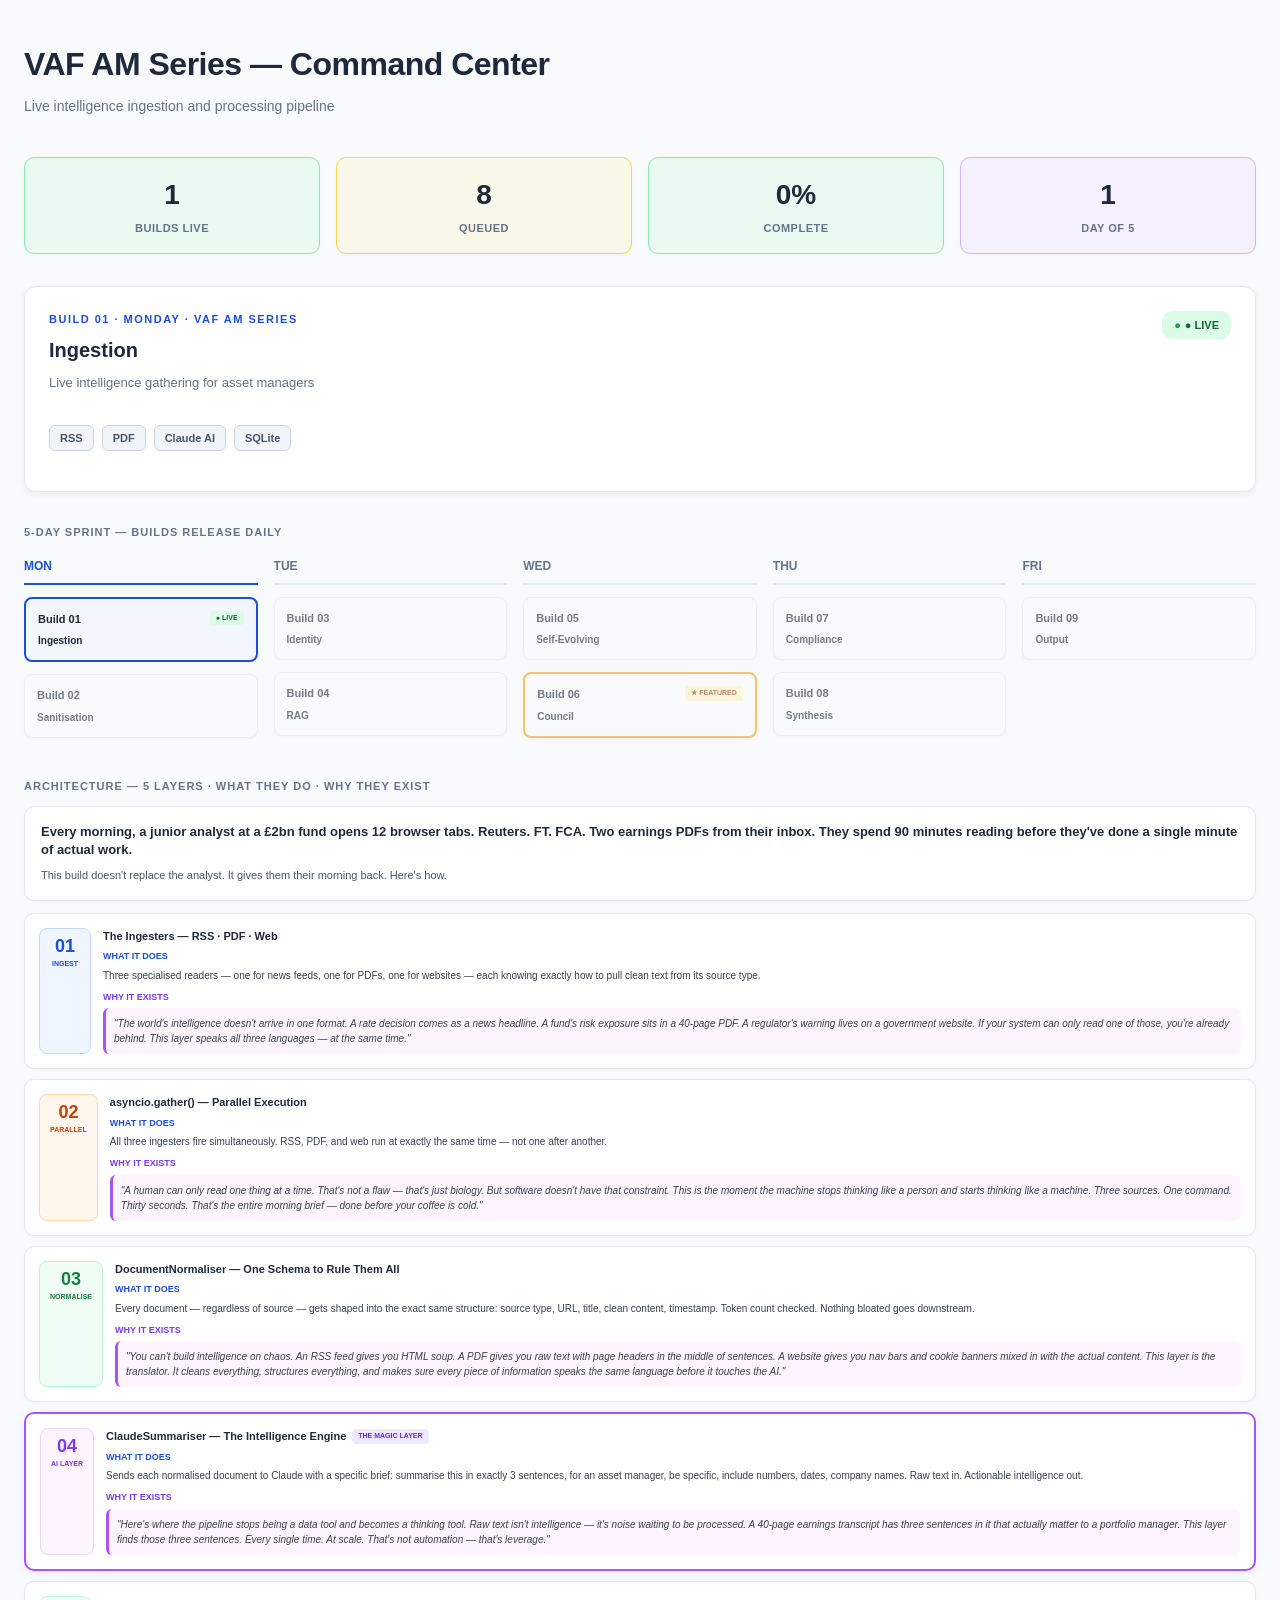
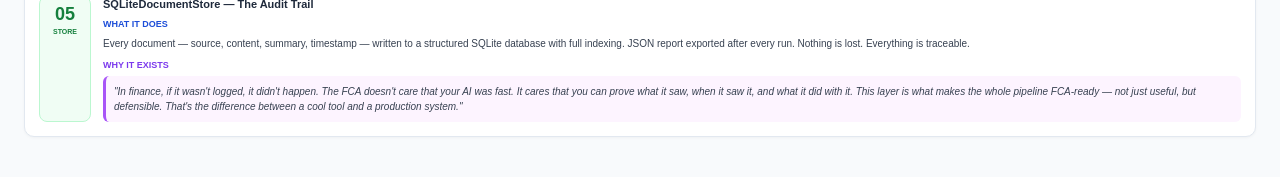
<file: _COMMAND_CENTER/index.html>
<!DOCTYPE html>
<html lang="en">
<head>
  <meta charset="UTF-8">
  <meta name="viewport" content="width=device-width, initial-scale=1.0">
  <title>VAF AM Series — Command Center</title>
  <style>
    * {
      margin: 0;
      padding: 0;
      box-sizing: border-box;
    }

    body {
      font-family: -apple-system, BlinkMacSystemFont, "Segoe UI", sans-serif;
      background: #f8fafc;
      color: #1e293b;
      line-height: 1.5;
    }

    .container {
      max-width: 1400px;
      margin: 0 auto;
      padding: 40px 24px;
    }

    /* Header */
    .header {
      margin-bottom: 40px;
    }

    .header h1 {
      font-size: 32px;
      font-weight: 700;
      margin-bottom: 8px;
      letter-spacing: -0.5px;
    }

    .header p {
      font-size: 14px;
      color: #64748b;
    }

    /* Stats Row */
    .stats-row {
      display: grid;
      grid-template-columns: repeat(4, 1fr);
      gap: 16px;
      margin-bottom: 32px;
    }

    .stat-card {
      background: white;
      border: 1px solid #e2e8f0;
      border-radius: 10px;
      padding: 16px;
      box-shadow: 0 1px 3px rgba(0, 0, 0, 0.04);
      text-align: center;
    }

    .stat-card.live {
      border-color: #86efac;
      background: rgba(220, 252, 231, 0.5);
    }

    .stat-card.queued {
      border-color: #fcd34d;
      background: rgba(253, 224, 71, 0.1);
    }

    .stat-card.complete {
      border-color: #86efac;
      background: rgba(220, 252, 231, 0.5);
    }

    .stat-card.day {
      border-color: #d8b4fe;
      background: rgba(243, 232, 255, 0.5);
    }

    .stat-value {
      font-size: 28px;
      font-weight: 700;
      margin-bottom: 4px;
    }

    .stat-label {
      font-size: 11px;
      font-weight: 600;
      color: #64748b;
      text-transform: uppercase;
      letter-spacing: 0.5px;
    }

    /* Hero Card */
    .hero-section {
      margin-bottom: 32px;
    }

    .hero-card {
      background: white;
      border: 1px solid #e2e8f0;
      border-radius: 12px;
      padding: 24px;
      box-shadow: 0 2px 6px rgba(0, 0, 0, 0.06);
      cursor: pointer;
      transition: all 0.2s ease;
    }

    .hero-card:hover {
      border-color: #bfdbfe;
      box-shadow: 0 4px 12px rgba(0, 0, 0, 0.08);
    }

    .hero-header {
      display: flex;
      justify-content: space-between;
      align-items: flex-start;
      margin-bottom: 16px;
    }

    .hero-meta {
      font-size: 11px;
      color: #1d4ed8;
      font-weight: 700;
      letter-spacing: 1.5px;
      text-transform: uppercase;
      margin-bottom: 8px;
    }

    .hero-title {
      font-size: 20px;
      font-weight: 700;
      margin-bottom: 8px;
    }

    .hero-description {
      font-size: 13px;
      color: #64748b;
      margin-bottom: 16px;
    }

    .hero-tags {
      display: flex;
      flex-wrap: wrap;
      gap: 8px;
      margin-bottom: 16px;
    }

    .tag {
      background: #f1f5f9;
      border: 1px solid #cbd5e1;
      border-radius: 6px;
      padding: 4px 10px;
      font-size: 11px;
      font-weight: 600;
      color: #475569;
    }

    .status-badge {
      display: inline-flex;
      align-items: center;
      gap: 4px;
      background: #dcfce7;
      color: #166534;
      padding: 6px 12px;
      border-radius: 10px;
      font-size: 11px;
      font-weight: 700;
    }

    .status-badge.live::before {
      content: "●";
      color: #16a34a;
    }

    /* Demo Panel */
    .demo-panel {
      display: none;
      background: white;
      border: 1px solid #e2e8f0;
      border-top: none;
      padding: 24px;
      margin-bottom: 32px;
      animation: slideDown 0.2s ease-out;
    }

    .demo-panel.open {
      display: block;
    }

    @keyframes slideDown {
      from {
        opacity: 0;
        transform: translateY(-10px);
      }
      to {
        opacity: 1;
        transform: translateY(0);
      }
    }

    /* Business Value Banner */
    .business-banner {
      background: linear-gradient(135deg, #1e3a8a, #1d4ed8);
      border-radius: 10px;
      padding: 20px;
      color: white;
      margin-bottom: 20px;
    }

    .business-banner-title {
      font-size: 9px;
      font-weight: 700;
      letter-spacing: 1.5px;
      opacity: 0.8;
      margin-bottom: 12px;
      text-transform: uppercase;
    }

    .business-metrics {
      display: grid;
      grid-template-columns: repeat(4, 1fr);
      gap: 12px;
      text-align: center;
    }

    .metric {
      padding: 8px;
    }

    .metric-value {
      font-size: 24px;
      font-weight: 800;
      margin-bottom: 4px;
    }

    .metric-label {
      font-size: 8px;
      opacity: 0.85;
      line-height: 1.3;
    }

    .metric:not(:first-child) {
      border-left: 1px solid rgba(255, 255, 255, 0.2);
      padding-left: 12px;
    }

    /* Pipeline Diagram */
    .pipeline-section {
      background: white;
      border: 1px solid #e2e8f0;
      border-radius: 10px;
      padding: 16px;
      margin-bottom: 20px;
      box-shadow: 0 1px 3px rgba(0, 0, 0, 0.04);
    }

    .pipeline-title {
      font-size: 9px;
      font-weight: 700;
      color: #64748b;
      letter-spacing: 1px;
      text-transform: uppercase;
      margin-bottom: 12px;
    }

    .pipeline-diagram {
      display: flex;
      align-items: center;
      gap: 0;
      overflow-x: auto;
      padding-bottom: 8px;
    }

    .pipeline-node {
      display: flex;
      flex-direction: column;
      align-items: center;
      gap: 4px;
      min-width: 70px;
      text-align: center;
    }

    .pipeline-node-box {
      border: 1px solid;
      border-radius: 6px;
      padding: 8px;
      width: 100%;
      font-size: 8px;
      font-weight: 700;
    }

    .pipeline-node-box.rss {
      background: #eff6ff;
      border-color: #bfdbfe;
      color: #1d4ed8;
    }

    .pipeline-node-box.pdf {
      background: #fdf4ff;
      border-color: #e9d5ff;
      color: #7c3aed;
    }

    .pipeline-node-box.web {
      background: #f0fdf4;
      border-color: #bbf7d0;
      color: #15803d;
    }

    .pipeline-node-box.normalise {
      background: #fff7ed;
      border-color: #fed7aa;
      color: #c2410c;
    }

    .pipeline-node-box.claude {
      background: #fdf4ff;
      border-color: #a855f7;
      border-width: 2px;
      color: #7c3aed;
    }

    .pipeline-node-box.sqlite {
      background: #f0fdf4;
      border-color: #bbf7d0;
      color: #15803d;
    }

    .pipeline-node-box.report {
      background: white;
      border-color: #1d4ed8;
      border-width: 2px;
      color: #1d4ed8;
    }

    .pipeline-node-label {
      font-size: 6px;
      color: #64748b;
      margin-top: 2px;
    }

    .pipeline-arrow {
      font-size: 14px;
      color: #94a3b8;
      padding: 0 6px;
      flex-shrink: 0;
    }

    .pipeline-gather {
      display: flex;
      flex-direction: column;
      align-items: center;
      padding: 0 6px;
      min-width: 70px;
      font-size: 7px;
      color: #94a3b8;
      text-align: center;
    }

    /* Documents Section */
    .documents-section {
      background: white;
      border: 1px solid #e2e8f0;
      border-radius: 10px;
      padding: 16px;
      margin-bottom: 20px;
      box-shadow: 0 1px 3px rgba(0, 0, 0, 0.04);
    }

    .documents-title {
      font-size: 9px;
      font-weight: 700;
      color: #64748b;
      letter-spacing: 1px;
      text-transform: uppercase;
      margin-bottom: 12px;
    }

    .document-card {
      border: 1px solid #e2e8f0;
      border-radius: 7px;
      padding: 12px;
      margin-bottom: 10px;
    }

    .document-card:last-child {
      margin-bottom: 0;
    }

    .document-header {
      display: flex;
      align-items: center;
      gap: 8px;
      margin-bottom: 8px;
    }

    .source-badge {
      font-size: 7px;
      padding: 2px 6px;
      border-radius: 4px;
      font-weight: 700;
      white-space: nowrap;
    }

    .source-badge.rss {
      background: #eff6ff;
      color: #1d4ed8;
    }

    .source-badge.pdf {
      background: #fdf4ff;
      color: #7c3aed;
    }

    .source-badge.web {
      background: #f0fdf4;
      color: #15803d;
    }

    .document-title {
      font-size: 9px;
      font-weight: 600;
      color: #1e293b;
      flex: 1;
    }

    .document-date {
      font-size: 7px;
      color: #94a3b8;
      margin-left: auto;
    }

    .document-summary {
      background: #f8fafc;
      border-left: 3px solid #a855f7;
      padding: 8px;
      border-radius: 0 4px 4px 0;
      margin-bottom: 8px;
    }

    .summary-label {
      font-size: 7px;
      font-weight: 600;
      color: #7c3aed;
      margin-bottom: 4px;
      text-transform: uppercase;
      letter-spacing: 0.5px;
    }

    .summary-text {
      font-size: 8px;
      color: #374151;
      line-height: 1.4;
    }

    /* Audit Log */
    .audit-log {
      background: #1e293b;
      border-radius: 8px;
      padding: 12px;
      font-family: "Monaco", "Menlo", monospace;
      font-size: 8px;
      color: #94a3b8;
      line-height: 1.8;
      overflow-x: auto;
    }

    .audit-log-title {
      font-size: 9px;
      font-weight: 700;
      color: #4ade80;
      letter-spacing: 1px;
      margin-bottom: 8px;
      text-transform: uppercase;
    }

    .audit-line {
      margin-bottom: 4px;
    }

    .audit-timestamp {
      color: #4ade80;
    }

    .audit-stage {
      color: #60a5fa;
    }

    .audit-complete {
      color: #4ade80;
      font-weight: 700;
    }

    .audit-value {
      color: #fff;
    }

    /* Kanban */
    .kanban-section {
      margin-bottom: 40px;
    }

    .kanban-header {
      font-size: 11px;
      font-weight: 700;
      color: #64748b;
      letter-spacing: 1px;
      text-transform: uppercase;
      margin-bottom: 16px;
    }

    .kanban {
      display: grid;
      grid-template-columns: repeat(5, 1fr);
      gap: 16px;
    }

    .kanban-column {
      display: flex;
      flex-direction: column;
      gap: 12px;
    }

    .kanban-column-header {
      font-size: 12px;
      font-weight: 600;
      padding-bottom: 8px;
      border-bottom: 2px solid #e2e8f0;
      color: #64748b;
    }

    .kanban-column.active .kanban-column-header {
      color: #1d4ed8;
      border-bottom-color: #1d4ed8;
      font-weight: 700;
    }

    .build-card {
      background: white;
      border: 1px solid #e2e8f0;
      border-radius: 8px;
      padding: 12px;
      box-shadow: 0 1px 3px rgba(0, 0, 0, 0.04);
      opacity: 1;
      transition: all 0.2s ease;
    }

    .build-card.active {
      border-color: #1d4ed8;
      border-width: 2px;
      background: rgba(29, 78, 216, 0.02);
    }

    .build-card.featured {
      border-color: #f59e0b;
      border-width: 2px;
      background: rgba(245, 158, 11, 0.02);
    }

    .build-card.queued {
      opacity: 0.6;
      background: #f8fafc;
    }

    .build-card-header {
      display: flex;
      justify-content: space-between;
      align-items: flex-start;
      margin-bottom: 6px;
    }

    .build-id {
      font-size: 11px;
      font-weight: 700;
      color: #1e293b;
    }

    .build-badge {
      font-size: 7px;
      padding: 2px 6px;
      border-radius: 3px;
      font-weight: 700;
      white-space: nowrap;
    }

    .build-badge.live {
      background: #dcfce7;
      color: #166534;
    }

    .build-badge.featured {
      background: #fef3c7;
      color: #92400e;
    }

    .build-badge.done {
      background: #dcfce7;
      color: #166534;
    }

    .build-name {
      font-size: 10px;
      font-weight: 600;
      color: #1e293b;
    }

    /* Architecture Section */
    .architecture-section {
      margin-top: 40px;
    }

    .architecture-header {
      font-size: 11px;
      font-weight: 700;
      color: #64748b;
      letter-spacing: 1px;
      text-transform: uppercase;
      margin-bottom: 12px;
    }

    .architecture-intro {
      background: white;
      border: 1px solid #e2e8f0;
      border-radius: 10px;
      padding: 16px;
      margin-bottom: 12px;
      box-shadow: 0 1px 3px rgba(0, 0, 0, 0.04);
    }

    .intro-title {
      font-size: 13px;
      font-weight: 700;
      color: #1e293b;
      margin-bottom: 8px;
      line-height: 1.4;
    }

    .intro-subtitle {
      font-size: 11px;
      color: #475569;
      line-height: 1.5;
    }

    .layers {
      display: flex;
      flex-direction: column;
      gap: 10px;
    }

    .layer {
      background: white;
      border: 1px solid #e2e8f0;
      border-radius: 10px;
      padding: 14px;
      box-shadow: 0 1px 3px rgba(0, 0, 0, 0.04);
      display: flex;
      gap: 12px;
    }

    .layer.magic {
      border: 2px solid #a855f7;
      box-shadow: 0 2px 8px rgba(168, 85, 247, 0.1);
    }

    .layer-badge {
      text-align: center;
      min-width: 52px;
      padding: 8px 10px;
      border-radius: 8px;
      border: 1px solid;
    }

    .layer-badge.ingest {
      background: #eff6ff;
      border-color: #bfdbfe;
      color: #1d4ed8;
    }

    .layer-badge.parallel {
      background: #fff7ed;
      border-color: #fed7aa;
      color: #c2410c;
    }

    .layer-badge.normalise {
      background: #f0fdf4;
      border-color: #bbf7d0;
      color: #15803d;
    }

    .layer-badge.ai {
      background: #fdf4ff;
      border-color: #e9d5ff;
      color: #7c3aed;
    }

    .layer-badge.store {
      background: #f0fdf4;
      border-color: #bbf7d0;
      color: #15803d;
    }

    .layer-badge-number {
      font-size: 18px;
      font-weight: 800;
      line-height: 1;
      margin-bottom: 4px;
    }

    .layer-badge-label {
      font-size: 7px;
      font-weight: 700;
      text-transform: uppercase;
    }

    .layer-content {
      flex: 1;
    }

    .layer-title {
      font-size: 11px;
      font-weight: 700;
      color: #1e293b;
      margin-bottom: 6px;
      display: flex;
      align-items: center;
      gap: 6px;
    }

    .magic-badge {
      background: #ede9fe;
      color: #6d28d9;
      font-size: 7px;
      padding: 2px 6px;
      border-radius: 4px;
      font-weight: 700;
    }

    .layer-what {
      font-size: 9px;
      font-weight: 700;
      color: #1d4ed8;
      margin-bottom: 4px;
      text-transform: uppercase;
    }

    .layer-what-text {
      font-size: 10px;
      color: #374151;
      line-height: 1.5;
      margin-bottom: 8px;
    }

    .layer-why {
      font-size: 9px;
      font-weight: 700;
      color: #7c3aed;
      margin-bottom: 4px;
      text-transform: uppercase;
    }

    .layer-why-text {
      font-size: 10px;
      color: #374151;
      line-height: 1.5;
      font-style: italic;
      background: #fdf4ff;
      padding: 8px;
      border-radius: 6px;
      border-left: 3px solid #a855f7;
    }

    /* Loading State */
    .loading {
      text-align: center;
      padding: 40px;
      color: #64748b;
      font-size: 14px;
    }

    .spinner {
      display: inline-block;
      width: 20px;
      height: 20px;
      border: 2px solid #e2e8f0;
      border-top-color: #1d4ed8;
      border-radius: 50%;
      animation: spin 0.8s linear infinite;
      margin-right: 8px;
      vertical-align: middle;
    }

    @keyframes spin {
      to { transform: rotate(360deg); }
    }
  </style>
</head>
<body>
  <div class="container">
    <!-- Header -->
    <div class="header">
      <h1>VAF AM Series — Command Center</h1>
      <p>Live intelligence ingestion and processing pipeline</p>
    </div>

    <!-- Stats Row -->
    <div class="stats-row">
      <div class="stat-card live">
        <div class="stat-value" id="stat-live">0</div>
        <div class="stat-label">Builds Live</div>
      </div>
      <div class="stat-card queued">
        <div class="stat-value" id="stat-queued">0</div>
        <div class="stat-label">Queued</div>
      </div>
      <div class="stat-card complete">
        <div class="stat-value" id="stat-complete">0%</div>
        <div class="stat-label">Complete</div>
      </div>
      <div class="stat-card day">
        <div class="stat-value" id="stat-day">1</div>
        <div class="stat-label">Day of 5</div>
      </div>
    </div>

    <!-- Hero Card + Demo Panel -->
    <div class="hero-section">
      <div class="hero-card" id="hero-card">
        <div class="hero-header">
          <div>
            <div class="hero-meta" id="hero-meta">Build 01 · Monday · VAF AM Series</div>
            <div class="hero-title" id="hero-title">Loading...</div>
            <div class="hero-description" id="hero-description">Live intelligence gathering for asset managers</div>
          </div>
          <div class="status-badge live" id="hero-status">● LIVE</div>
        </div>
        <div class="hero-tags" id="hero-tags">
          <div class="tag">RSS</div>
          <div class="tag">PDF</div>
          <div class="tag">Claude AI</div>
          <div class="tag">SQLite</div>
        </div>
      </div>

      <div class="demo-panel" id="demo-panel">
        <!-- Business Value Banner -->
        <div class="business-banner">
          <div class="business-banner-title">Business Value Proof</div>
          <div class="business-metrics">
            <div class="metric">
              <div class="metric-value" id="metric-runtime">30s</div>
              <div class="metric-label">Pipeline runtime</div>
            </div>
            <div class="metric">
              <div class="metric-value">90 min</div>
              <div class="metric-label">Analyst manual time <span style="text-decoration: line-through; opacity: 0.6;">saved</span></div>
            </div>
            <div class="metric">
              <div class="metric-value" id="metric-sources">3</div>
              <div class="metric-label">Sources in parallel</div>
            </div>
            <div class="metric">
              <div class="metric-value">FCA</div>
              <div class="metric-label">Grade audit trail</div>
            </div>
          </div>
        </div>

        <!-- Pipeline Diagram -->
        <div class="pipeline-section">
          <div class="pipeline-title">End-to-End Flow — All 3 sources run in parallel</div>
          <div class="pipeline-diagram">
            <div class="pipeline-node">
              <div class="pipeline-node-box rss">RSS FEED</div>
              <div class="pipeline-node-label">FT · Reuters</div>
            </div>
            <div class="pipeline-node" style="margin-top: 8px;">
              <div class="pipeline-node-box pdf">PDF UPLOAD</div>
              <div class="pipeline-node-label">Earnings · Docs</div>
            </div>
            <div class="pipeline-node" style="margin-top: 16px;">
              <div class="pipeline-node-box web">WEB SCRAPE</div>
              <div class="pipeline-node-label">FCA · Gov sites</div>
            </div>
            <div class="pipeline-arrow">→</div>
            <div class="pipeline-gather">
              <div style="font-weight: 700;">asyncio</div>
              <div>.gather()</div>
              <div style="margin-top: 2px;">parallel</div>
            </div>
            <div class="pipeline-arrow">→</div>
            <div class="pipeline-node">
              <div class="pipeline-node-box normalise">NORMALISE</div>
              <div class="pipeline-node-label">Pydantic schema<br/>8k token cap</div>
            </div>
            <div class="pipeline-arrow">→</div>
            <div class="pipeline-node">
              <div class="pipeline-node-box claude">CLAUDE AI</div>
              <div class="pipeline-node-label">3-sentence AM<br/>summary</div>
            </div>
            <div class="pipeline-arrow">→</div>
            <div class="pipeline-node">
              <div class="pipeline-node-box sqlite">SQLITE</div>
              <div class="pipeline-node-label">Indexed store<br/>FCA audit log</div>
            </div>
            <div class="pipeline-arrow">→</div>
            <div class="pipeline-node">
              <div class="pipeline-node-box report">REPORT</div>
              <div class="pipeline-node-label">JSON output<br/>Ready for Build 02</div>
            </div>
          </div>
        </div>

        <!-- Live Output Documents -->
        <div class="documents-section">
          <div class="documents-title">Live Output — Documents Ingested This Run</div>
          <div id="documents-container">
            <div class="loading"><span class="spinner"></span>Loading documents...</div>
          </div>
        </div>

        <!-- Audit Log -->
        <div class="audit-log">
          <div class="audit-log-title">FCA-Grade Audit Log (SQLite)</div>
          <div id="audit-log-content">
            <div class="audit-line"><span class="audit-timestamp">[Loading...]</span></div>
          </div>
        </div>
      </div>
    </div>

    <!-- Kanban Section -->
    <div class="kanban-section">
      <div class="kanban-header">5-Day Sprint — Builds Release Daily</div>
      <div class="kanban" id="kanban">
        <!-- Populated by JS -->
      </div>
    </div>

    <!-- Architecture Section -->
    <div class="architecture-section">
      <div class="architecture-header">Architecture — 5 Layers · What They Do · Why They Exist</div>
      <div class="architecture-intro">
        <div class="intro-title">Every morning, a junior analyst at a £2bn fund opens 12 browser tabs. Reuters. FT. FCA. Two earnings PDFs from their inbox. They spend 90 minutes reading before they've done a single minute of actual work.</div>
        <div class="intro-subtitle">This build doesn't replace the analyst. It gives them their morning back. Here's how.</div>
      </div>
      <div class="layers" id="layers">
        <!-- Populated by JS -->
      </div>
    </div>
  </div>

  <script>
    const DAYS = ['Monday', 'Tuesday', 'Wednesday', 'Thursday', 'Friday'];
    const DAY_NAMES = ['MON', 'TUE', 'WED', 'THU', 'FRI'];

    const ARCHITECTURE_LAYERS = [
      {
        id: 1,
        name: 'The Ingesters — RSS · PDF · Web',
        label: 'INGEST',
        badge: 'ingest',
        what: 'Three specialised readers — one for news feeds, one for PDFs, one for websites — each knowing exactly how to pull clean text from its source type.',
        why: '"The world\'s intelligence doesn\'t arrive in one format. A rate decision comes as a news headline. A fund\'s risk exposure sits in a 40-page PDF. A regulator\'s warning lives on a government website. If your system can only read one of those, you\'re already behind. This layer speaks all three languages — at the same time."'
      },
      {
        id: 2,
        name: 'asyncio.gather() — Parallel Execution',
        label: 'PARALLEL',
        badge: 'parallel',
        what: 'All three ingesters fire simultaneously. RSS, PDF, and web run at exactly the same time — not one after another.',
        why: '"A human can only read one thing at a time. That\'s not a flaw — that\'s just biology. But software doesn\'t have that constraint. This is the moment the machine stops thinking like a person and starts thinking like a machine. Three sources. One command. Thirty seconds. That\'s the entire morning brief — done before your coffee is cold."'
      },
      {
        id: 3,
        name: 'DocumentNormaliser — One Schema to Rule Them All',
        label: 'NORMALISE',
        badge: 'normalise',
        what: 'Every document — regardless of source — gets shaped into the exact same structure: source type, URL, title, clean content, timestamp. Token count checked. Nothing bloated goes downstream.',
        why: '"You can\'t build intelligence on chaos. An RSS feed gives you HTML soup. A PDF gives you raw text with page headers in the middle of sentences. A website gives you nav bars and cookie banners mixed in with the actual content. This layer is the translator. It cleans everything, structures everything, and makes sure every piece of information speaks the same language before it touches the AI."'
      },
      {
        id: 4,
        name: 'ClaudeSummariser — The Intelligence Engine',
        label: 'AI LAYER',
        badge: 'ai',
        what: 'Sends each normalised document to Claude with a specific brief: summarise this in exactly 3 sentences, for an asset manager, be specific, include numbers, dates, company names. Raw text in. Actionable intelligence out.',
        why: '"Here\'s where the pipeline stops being a data tool and becomes a thinking tool. Raw text isn\'t intelligence — it\'s noise waiting to be processed. A 40-page earnings transcript has three sentences in it that actually matter to a portfolio manager. This layer finds those three sentences. Every single time. At scale. That\'s not automation — that\'s leverage."',
        magic: true
      },
      {
        id: 5,
        name: 'SQLiteDocumentStore — The Audit Trail',
        label: 'STORE',
        badge: 'store',
        what: 'Every document — source, content, summary, timestamp — written to a structured SQLite database with full indexing. JSON report exported after every run. Nothing is lost. Everything is traceable.',
        why: '"In finance, if it wasn\'t logged, it didn\'t happen. The FCA doesn\'t care that your AI was fast. It cares that you can prove what it saw, when it saw it, and what it did with it. This layer is what makes the whole pipeline FCA-ready — not just useful, but defensible. That\'s the difference between a cool tool and a production system."'
      }
    ];

    let statusData = null;
    let buildData = null;

    async function loadData() {
      try {
        const [statusRes, buildRes] = await Promise.all([
          fetch('status.json'),
          fetch('data/build_01.json')
        ]);

        statusData = await statusRes.json();
        buildData = await buildRes.json();

        render();
      } catch (err) {
        console.error('Failed to load data:', err);
        document.body.innerHTML = '<div class="loading" style="padding-top: 80px;"><strong>Error loading dashboard</strong><p style="margin-top: 12px; color: #64748b;">Check that status.json and data/build_01.json exist in the dashboard directory.</p></div>';
      }
    }

    function updateStats() {
      const stats = statusData.builds.reduce((acc, build) => {
        if (build.status === 'live') acc.live++;
        if (build.status === 'queued') acc.queued++;
        if (build.status === 'done') acc.done++;
        return acc;
      }, { live: 0, queued: 0, done: 0 });

      const total = statusData.builds.length;
      const complete = Math.round((stats.done / total) * 100);

      document.getElementById('stat-live').textContent = stats.live;
      document.getElementById('stat-queued').textContent = stats.queued;
      document.getElementById('stat-complete').textContent = complete + '%';
      document.getElementById('stat-day').textContent = statusData.current_day;
    }

    function getHeroBuild() {
      const currentDayBuilds = statusData.builds.filter(b => b.day === statusData.current_day && b.status === 'live');
      if (currentDayBuilds.length > 0) {
        return currentDayBuilds.sort((a, b) => parseInt(a.id) - parseInt(b.id))[0];
      }

      const liveBuilds = statusData.builds.filter(b => b.status === 'live');
      if (liveBuilds.length > 0) {
        return liveBuilds.sort((a, b) => parseInt(b.id) - parseInt(a.id))[0];
      }

      return null;
    }

    function updateHeroCard() {
      const heroBuild = getHeroBuild();
      if (!heroBuild) {
        document.getElementById('hero-title').textContent = 'No active build';
        document.getElementById('hero-description').textContent = 'Check back soon';
        document.getElementById('hero-status').textContent = 'QUEUED';
        return;
      }

      const day = DAYS[heroBuild.day - 1];
      document.getElementById('hero-meta').textContent = `Build ${heroBuild.id} · ${day} · VAF AM Series`;
      document.getElementById('hero-title').textContent = heroBuild.name;
    }

    function renderDocuments() {
      const container = document.getElementById('documents-container');
      if (!buildData || !buildData.documents) {
        container.innerHTML = '<div class="loading">No documents available</div>';
        return;
      }

      const rssDoc = buildData.documents.find(d => d.source_type === 'rss');
      const pdfDoc = buildData.documents.find(d => d.source_type === 'pdf');
      const webDoc = buildData.documents.find(d => d.source_type === 'web');

      const docs = [rssDoc, pdfDoc, webDoc].filter(Boolean);

      container.innerHTML = docs.map(doc => {
        const date = new Date(doc.ingested_at).toLocaleDateString('en-GB', { day: 'numeric', month: 'short', year: 'numeric' });
        return `
          <div class="document-card">
            <div class="document-header">
              <span class="source-badge ${doc.source_type}">${doc.source_type.toUpperCase()}</span>
              <span class="document-title">${escapeHtml(doc.title)}</span>
              <span class="document-date">${date}</span>
            </div>
            <div class="document-summary">
              <div class="summary-label">CLAUDE SUMMARY</div>
              <div class="summary-text">${escapeHtml(doc.summary)}</div>
            </div>
          </div>
        `;
      }).join('');
    }

    function renderAuditLog() {
      if (!buildData) return;

      const docs = buildData.documents || [];
      const rssCount = docs.filter(d => d.source_type === 'rss').length;
      const pdfCount = docs.filter(d => d.source_type === 'pdf').length;
      const webCount = docs.filter(d => d.source_type === 'web').length;

      const ingestedAt = docs.length > 0 ? docs[docs.length - 1].ingested_at : buildData.generated_at;
      const generatedAt = buildData.generated_at;

      const runtimeMs = new Date(generatedAt) - new Date(ingestedAt);
      const runtimeSecs = Math.round(runtimeMs / 1000);

      const formatTime = (iso) => {
        const d = new Date(iso);
        return d.toLocaleTimeString('en-GB', { hour: '2-digit', minute: '2-digit', second: '2-digit', hour12: false });
      };

      const lines = [
        `<span class="audit-timestamp">[${formatTime(ingestedAt)}]</span> RSSIngester    | feeds → ${rssCount} docs ingested`,
        `<span class="audit-timestamp">[${formatTime(ingestedAt)}]</span> PDFIngester    | files → ${pdfCount} docs ingested`,
        `<span class="audit-timestamp">[${formatTime(ingestedAt)}]</span> WebIngester    | urls  → ${webCount} docs ingested`,
        `<span class="audit-timestamp">[${formatTime(ingestedAt)}]</span> Normaliser     | ${docs.length} docs → schema validated`,
        `<span class="audit-stage">[${formatTime(ingestedAt)}]</span> ClaudeSummariser | ${docs.length} × 3-sentence summaries generated`,
        `<span class="audit-stage">[${formatTime(generatedAt)}]</span> SQLiteStore    | ${docs.length} documents saved · audit log sealed`,
        `<span class="audit-complete">[${formatTime(generatedAt)}]</span> COMPLETE       | <span class="audit-value">${runtimeSecs}s · ${docs.length} documents · 0 failures</span>`
      ];

      document.getElementById('audit-log-content').innerHTML = lines.map(line => `<div class="audit-line">${line}</div>`).join('');

      // Update metrics
      document.getElementById('metric-runtime').textContent = runtimeSecs + 's';
      document.getElementById('metric-sources').textContent = [rssCount > 0, pdfCount > 0, webCount > 0].filter(Boolean).length;
    }

    function renderKanban() {
      const kanban = document.getElementById('kanban');
      const html = DAY_NAMES.map((day, dayIdx) => {
        const dayNum = dayIdx + 1;
        const dayBuilds = statusData.builds.filter(b => b.day === dayNum);
        const isActive = dayNum === statusData.current_day;

        const buildCards = dayBuilds.map(build => {
          const isFeatured = build.featured || false;
          const isActive = build.status === 'live';
          const isDone = build.status === 'done';
          const isQueued = build.status === 'queued';

          let classes = 'build-card';
          if (isActive) classes += ' active';
          if (isFeatured) classes += ' featured';
          if (isQueued) classes += ' queued';

          let badge = '';
          if (isFeatured) badge = '<span class="build-badge featured">★ FEATURED</span>';
          else if (isActive) badge = '<span class="build-badge live">● LIVE</span>';
          else if (isDone) badge = '<span class="build-badge done">✓ DONE</span>';

          return `
            <div class="${classes}">
              <div class="build-card-header">
                <div class="build-id">Build ${build.id}</div>
                ${badge}
              </div>
              <div class="build-name">${build.name}</div>
            </div>
          `;
        }).join('');

        return `
          <div class="kanban-column ${isActive ? 'active' : ''}">
            <div class="kanban-column-header">${day}</div>
            ${buildCards}
          </div>
        `;
      }).join('');

      kanban.innerHTML = html;
    }

    function renderArchitecture() {
      const layersContainer = document.getElementById('layers');
      const html = ARCHITECTURE_LAYERS.map(layer => {
        const magic = layer.magic ? ' magic' : '';
        const magicBadge = layer.magic ? '<span class="magic-badge">THE MAGIC LAYER</span>' : '';
        return `
          <div class="layer${magic}">
            <div class="layer-badge ${layer.badge}">
              <div class="layer-badge-number">${String(layer.id).padStart(2, '0')}</div>
              <div class="layer-badge-label">${layer.label}</div>
            </div>
            <div class="layer-content">
              <div class="layer-title">
                ${escapeHtml(layer.name)}
                ${magicBadge}
              </div>
              <div class="layer-what">What it does</div>
              <div class="layer-what-text">${escapeHtml(layer.what)}</div>
              <div class="layer-why">Why it exists</div>
              <div class="layer-why-text">${escapeHtml(layer.why)}</div>
            </div>
          </div>
        `;
      }).join('');

      layersContainer.innerHTML = html;
    }

    function escapeHtml(text) {
      const div = document.createElement('div');
      div.textContent = text;
      return div.innerHTML;
    }

    function toggleDemo() {
      const panel = document.getElementById('demo-panel');
      panel.classList.toggle('open');
    }

    function render() {
      updateStats();
      updateHeroCard();
      renderDocuments();
      renderAuditLog();
      renderKanban();
      renderArchitecture();
    }

    // Event listeners
    document.getElementById('hero-card').addEventListener('click', toggleDemo);

    // Load everything
    loadData();
  </script>
</body>
</html>
</file>
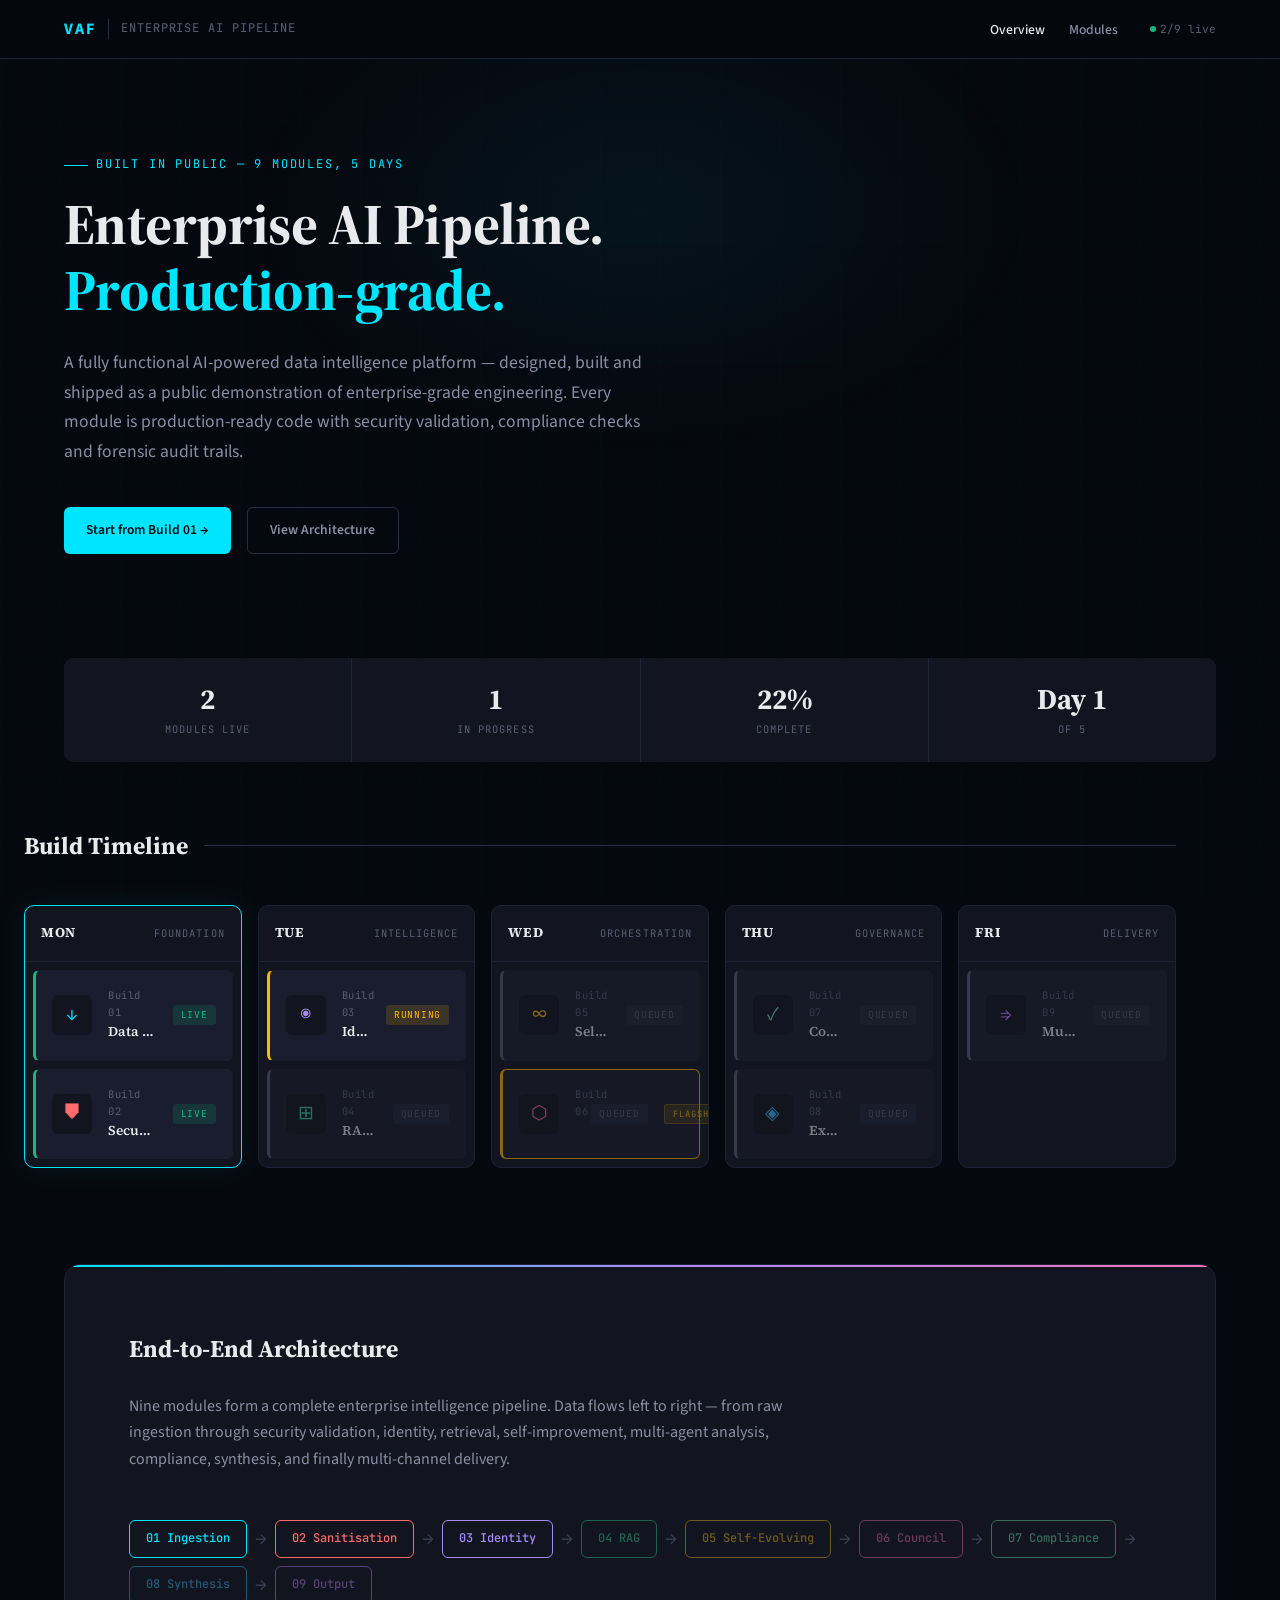
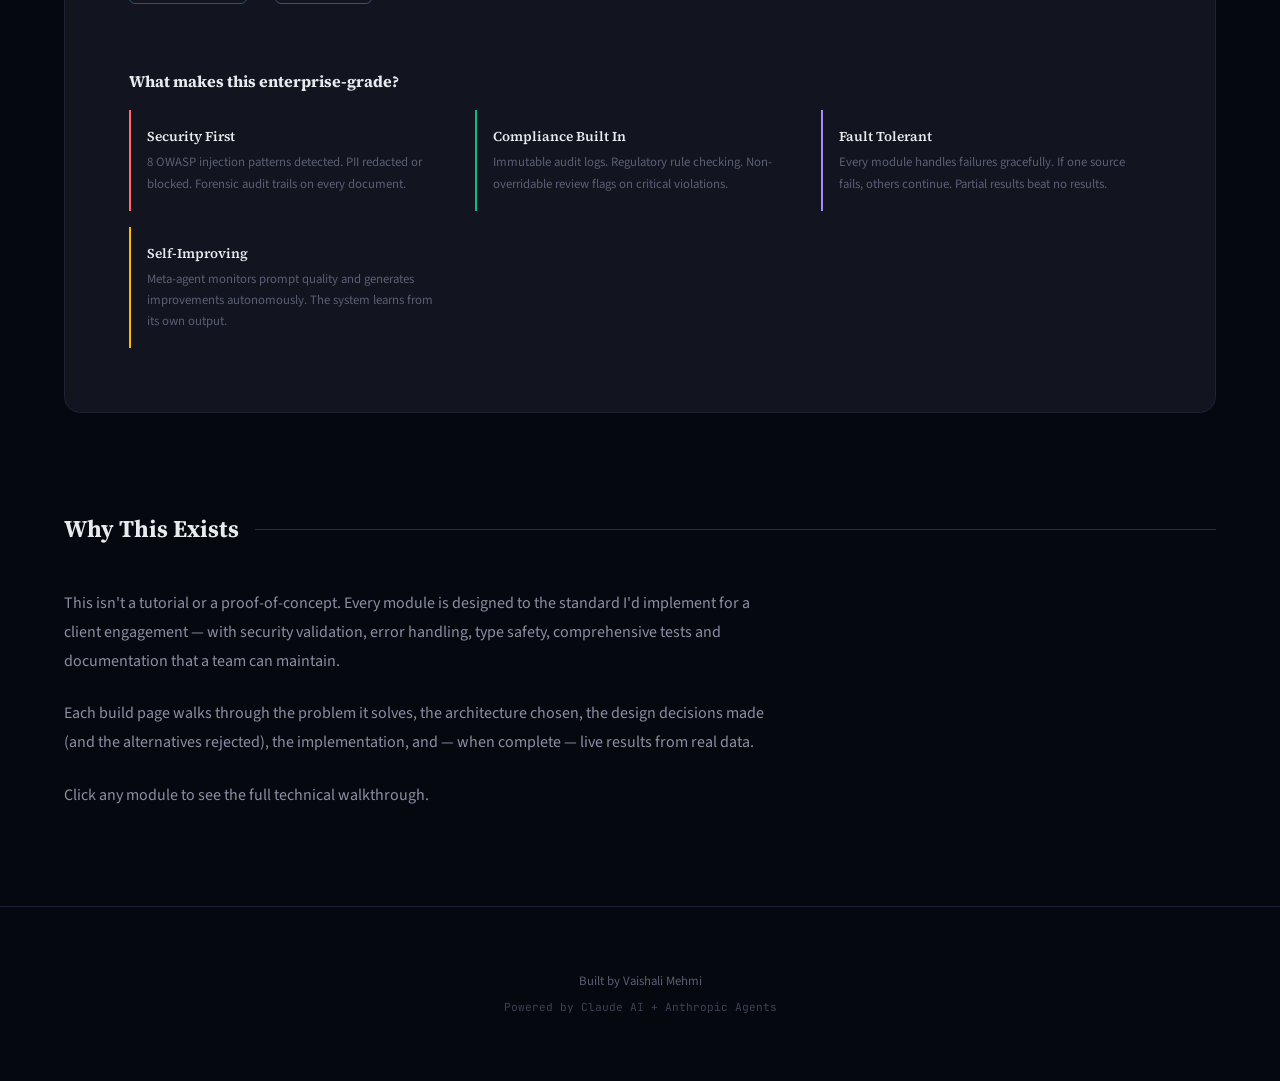
<file: portfolio/index.html>
<!DOCTYPE html>
<html lang="en">
<head>
  <meta charset="UTF-8">
  <meta name="viewport" content="width=device-width, initial-scale=1.0">
  <title>The VAF Series — Enterprise AI Pipeline</title>
  <link rel="stylesheet" href="css/style.css">
</head>
<body>
  <div class="page-wrapper">

    <!-- Navigation -->
    <nav class="nav">
      <div class="container">
        <div class="nav-brand">
          <a href="index.html" class="nav-brand-mark">VAF</a>
          <span class="nav-brand-sep"></span>
          <span class="nav-brand-sub">Enterprise AI Pipeline</span>
        </div>
        <div style="display:flex; align-items:center; gap:2rem;">
          <ul class="nav-links">
            <li><a href="index.html" class="active">Overview</a></li>
            <li><a href="build.html?id=01">Modules</a></li>
          </ul>
          <div class="nav-status" id="nav-status"></div>
        </div>
      </div>
    </nav>

    <!-- Hero -->
    <section class="hero">
      <div class="container">
        <div class="hero-eyebrow animate-in">Built in public — 9 modules, 5 days</div>
        <h1 class="animate-in">
          Enterprise AI Pipeline.<br>
          <span class="highlight">Production-grade.</span>
        </h1>
        <p class="hero-description animate-in">
          A fully functional AI-powered data intelligence platform — designed, built and shipped
          as a public demonstration of enterprise-grade engineering. Every module is production-ready
          code with security validation, compliance checks and forensic audit trails.
        </p>
        <div class="hero-actions animate-in">
          <a href="build.html?id=01" class="btn btn-primary">
            Start from Build 01 →
          </a>
          <a href="#architecture" class="btn btn-ghost">
            View Architecture
          </a>
        </div>
      </div>
    </section>

    <!-- Stats Bar -->
    <section class="container">
      <div class="stats-bar" id="stats-bar">
        <!-- Populated by app.js -->
      </div>
    </section>

    <!-- Timeline -->
    <section class="container timeline">
      <div class="section-header">
        <h2>Build Timeline</h2>
        <div class="line"></div>
      </div>
      <div id="timeline-days" class="timeline-days">
        <!-- Populated by app.js -->
      </div>
    </section>

    <!-- Architecture Overview -->
    <section class="container" id="architecture">
      <div class="arch-overview">
        <h2>End-to-End Architecture</h2>
        <p style="color:var(--text-secondary); margin-bottom:var(--space-lg); max-width:700px;">
          Nine modules form a complete enterprise intelligence pipeline. Data flows left to right —
          from raw ingestion through security validation, identity, retrieval, self-improvement,
          multi-agent analysis, compliance, synthesis, and finally multi-channel delivery.
        </p>
        <div id="arch-pipeline" class="arch-pipeline">
          <!-- Populated by app.js -->
        </div>
        <div style="margin-top:var(--space-xl);">
          <h3 style="font-family:var(--font-display); font-weight:700; font-size:1rem; margin-bottom:var(--space-md);">
            What makes this enterprise-grade?
          </h3>
          <div style="display:grid; grid-template-columns:repeat(auto-fit, minmax(250px,1fr)); gap:var(--space-md);">
            <div style="padding:var(--space-md); border-left:2px solid var(--accent-red);">
              <div style="font-family:var(--font-display); font-weight:600; font-size:0.85rem; margin-bottom:4px;">Security First</div>
              <div style="font-size:0.8rem; color:var(--text-muted);">8 OWASP injection patterns detected. PII redacted or blocked. Forensic audit trails on every document.</div>
            </div>
            <div style="padding:var(--space-md); border-left:2px solid var(--accent-green);">
              <div style="font-family:var(--font-display); font-weight:600; font-size:0.85rem; margin-bottom:4px;">Compliance Built In</div>
              <div style="font-size:0.8rem; color:var(--text-muted);">Immutable audit logs. Regulatory rule checking. Non-overridable review flags on critical violations.</div>
            </div>
            <div style="padding:var(--space-md); border-left:2px solid var(--accent-purple);">
              <div style="font-family:var(--font-display); font-weight:600; font-size:0.85rem; margin-bottom:4px;">Fault Tolerant</div>
              <div style="font-size:0.8rem; color:var(--text-muted);">Every module handles failures gracefully. If one source fails, others continue. Partial results beat no results.</div>
            </div>
            <div style="padding:var(--space-md); border-left:2px solid var(--accent-gold);">
              <div style="font-family:var(--font-display); font-weight:600; font-size:0.85rem; margin-bottom:4px;">Self-Improving</div>
              <div style="font-size:0.8rem; color:var(--text-muted);">Meta-agent monitors prompt quality and generates improvements autonomously. The system learns from its own output.</div>
            </div>
          </div>
        </div>
      </div>
    </section>

    <!-- Consulting Context -->
    <section class="container" style="margin-top:var(--space-3xl);">
      <div class="section-header">
        <h2>Why This Exists</h2>
        <div class="line"></div>
      </div>
      <div style="max-width:700px;">
        <p style="color:var(--text-secondary); line-height:1.8; margin-bottom:var(--space-lg);">
          This isn't a tutorial or a proof-of-concept. Every module is designed to the standard
          I'd implement for a client engagement — with security validation, error handling,
          type safety, comprehensive tests and documentation that a team can maintain.
        </p>
        <p style="color:var(--text-secondary); line-height:1.8; margin-bottom:var(--space-lg);">
          Each build page walks through the problem it solves, the architecture chosen,
          the design decisions made (and the alternatives rejected), the implementation,
          and — when complete — live results from real data.
        </p>
        <p style="color:var(--text-secondary); line-height:1.8;">
          Click any module to see the full technical walkthrough.
        </p>
      </div>
    </section>

    <!-- Footer -->
    <footer class="footer">
      <div class="container">
        <p>
          <span class="author">Built by Vaishali Mehmi</span>
        </p>
        <p class="credit">
          Powered by Claude AI + Anthropic Agents
        </p>
      </div>
    </footer>

  </div>

  <script src="js/config.js?v=4"></script>
  <script src="js/builds.js?v=4"></script>
  <script src="js/app.js?v=4"></script>
  <script>App.init('home');</script>
</body>
</html>
</file>
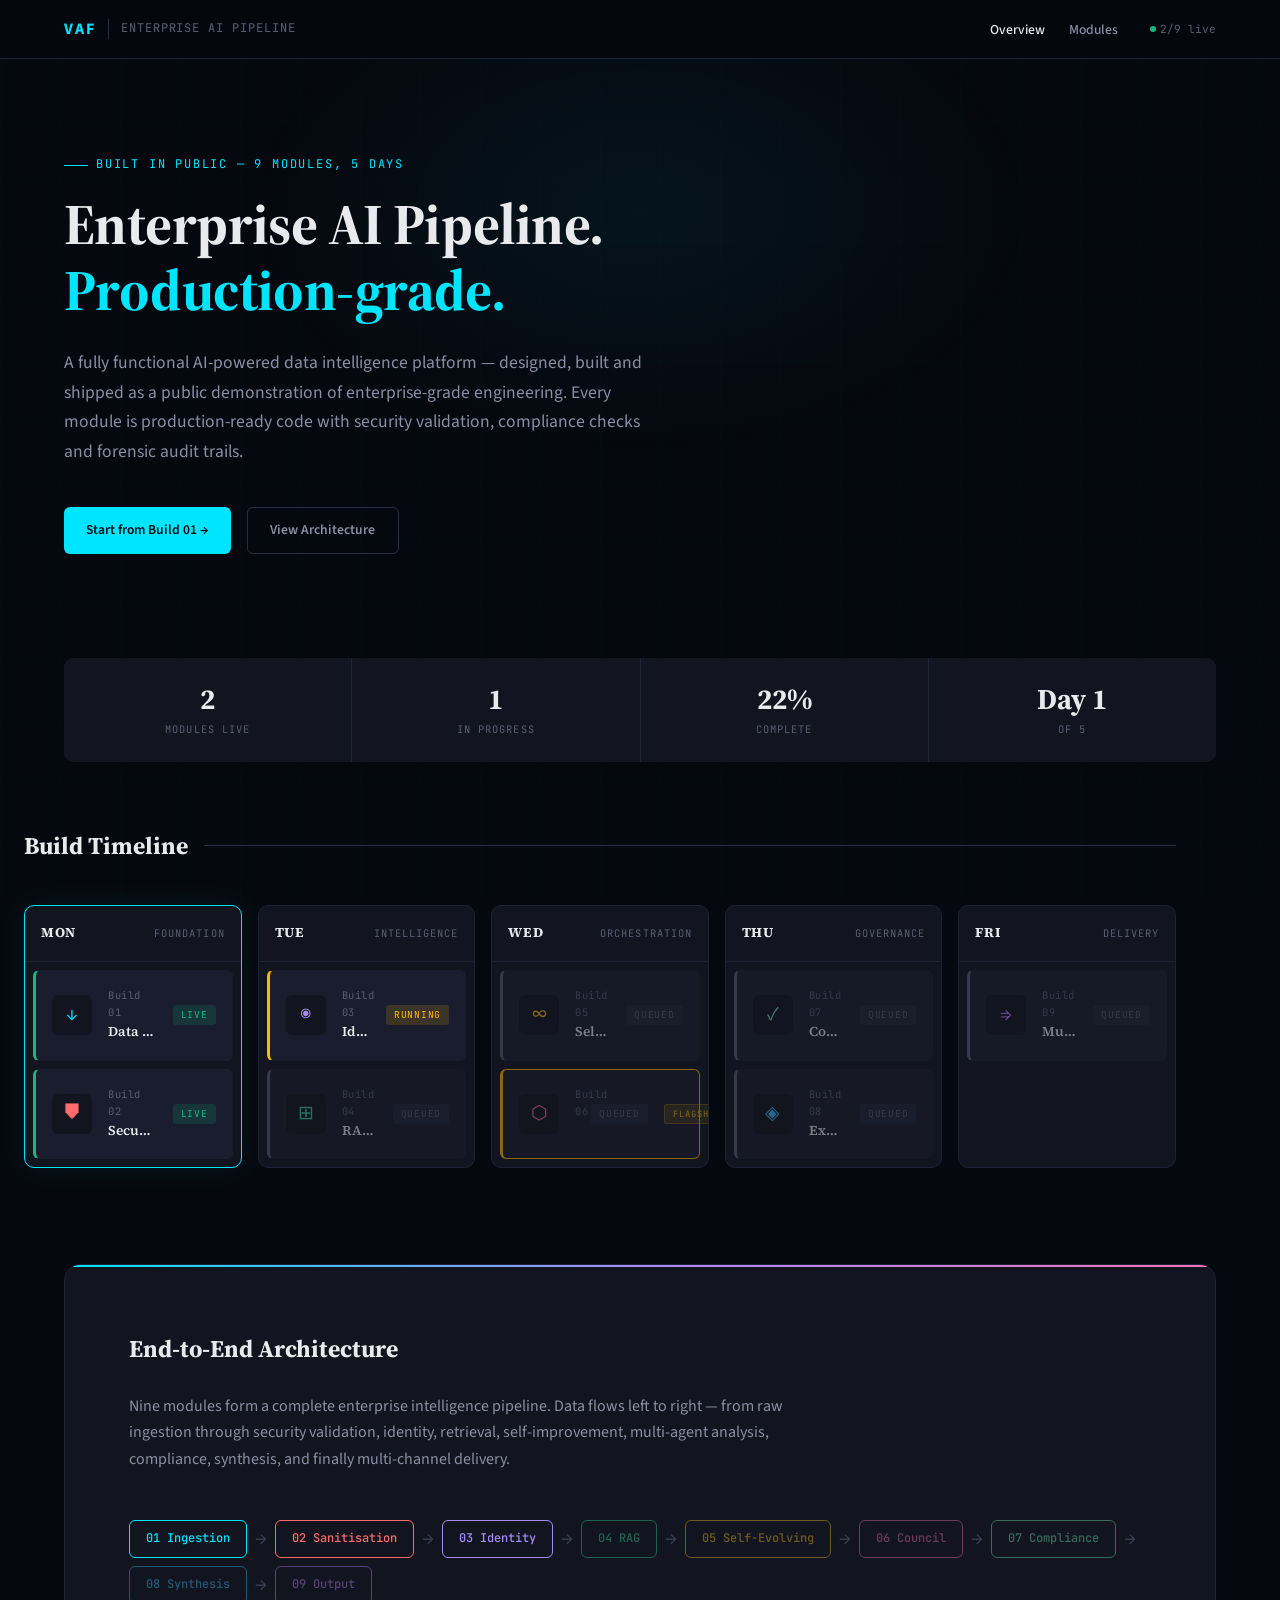
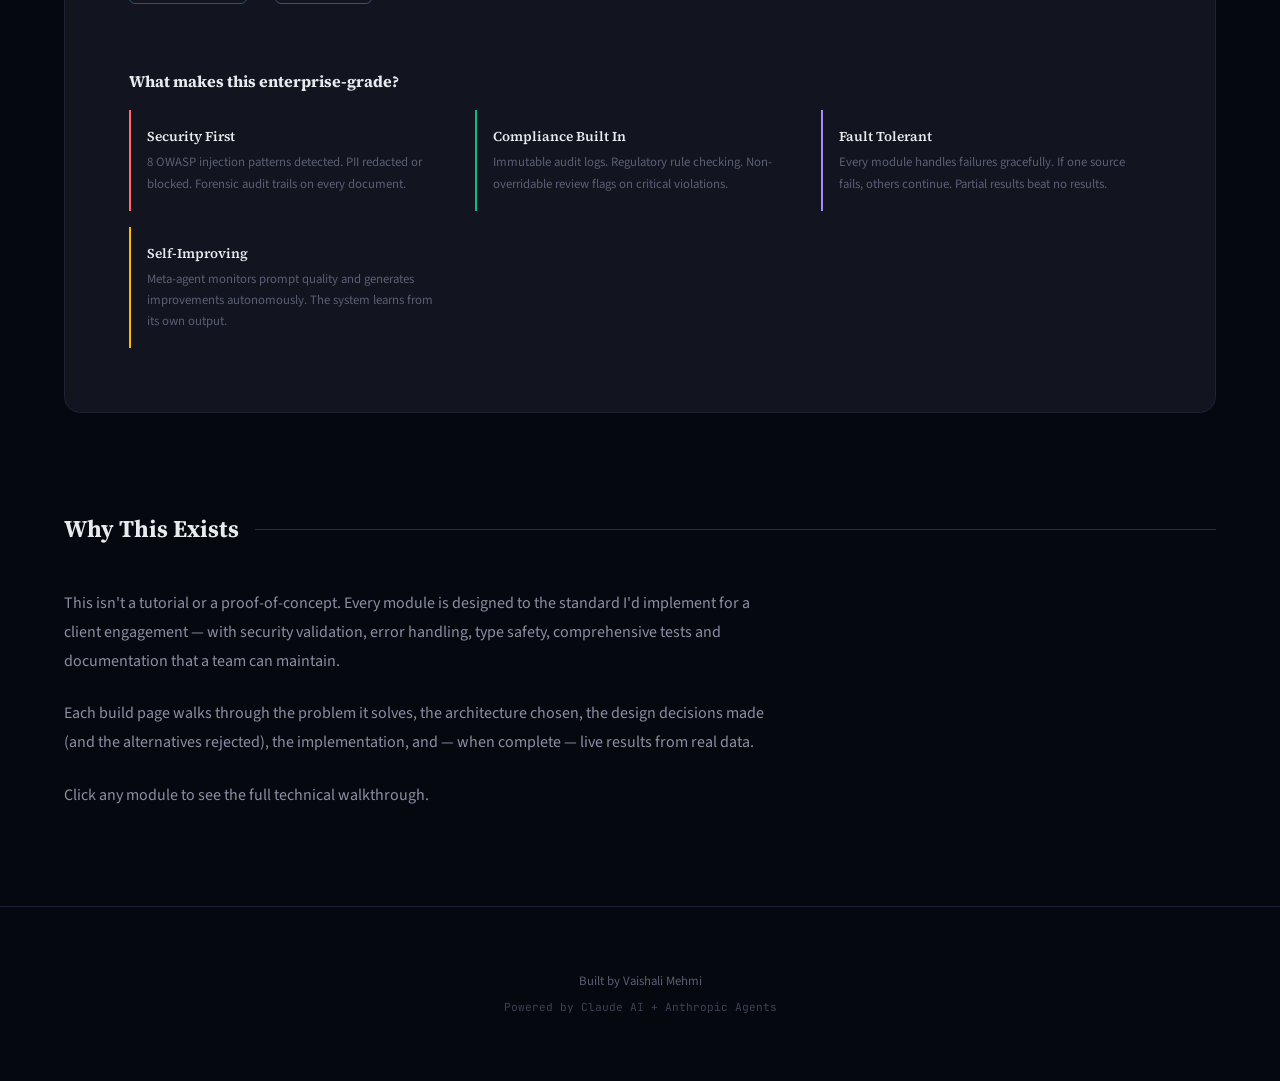
<file: portfolio/build.html>
<!DOCTYPE html>
<html lang="en">
<head>
  <meta charset="UTF-8">
  <meta name="viewport" content="width=device-width, initial-scale=1.0">
  <title>Build Detail — The VAF Series</title>
  <link rel="stylesheet" href="css/style.css">
  <script>
    // Update page title once build data loads
    document.addEventListener('DOMContentLoaded', () => {
      const id = new URLSearchParams(window.location.search).get('id');
      if (id && typeof BUILDS !== 'undefined' && BUILDS[id]) {
        document.title = `Build ${id}: ${BUILDS[id].hero.title} — The VAF Series`;
      }
    });
  </script>
</head>
<body>
  <div class="page-wrapper">

    <!-- Build Page Layout: Sidebar + Content -->
    <div class="build-page">

      <!-- Sidebar Navigation -->
      <aside class="build-sidebar">
        <a href="index.html" class="sidebar-brand">← VAF Series</a>

        <div style="margin-bottom:var(--space-lg);">
          <div style="font-family:var(--font-mono); font-size:0.6rem; color:var(--text-dim); text-transform:uppercase; letter-spacing:0.12em; margin-bottom:var(--space-sm);">
            Modules
          </div>
          <nav id="sidebar-nav" class="sidebar-nav">
            <!-- Populated by app.js -->
          </nav>
        </div>

        <div style="margin-top:auto; padding-top:var(--space-xl); border-top:1px solid var(--border-subtle);">
          <div class="nav-status" id="nav-status" style="justify-content:flex-start;">
            <!-- Populated by app.js -->
          </div>
        </div>
      </aside>

      <!-- Main Content -->
      <main class="build-content" id="build-content">

        <!-- Build Hero -->
        <div class="build-hero" id="build-hero">
          <!-- Populated by app.js -->
        </div>

        <!-- Tabs -->
        <div class="tabs" id="build-tabs">
          <!-- Populated by app.js -->
        </div>

        <!-- Tab Panels -->
        <div id="build-panels">
          <!-- Populated by app.js -->
        </div>

        <!-- Navigation between builds -->
        <div style="display:flex; justify-content:space-between; margin-top:var(--space-3xl); padding-top:var(--space-xl); border-top:1px solid var(--border-subtle);" id="build-nav-footer">
        </div>

        <!-- Footer -->
        <footer class="footer" style="margin-top:var(--space-xl);">
          <p>
            <span class="author">Built by Vaishali Mehmi</span>
          </p>
          <p class="credit">
            Powered by Claude AI + Anthropic Agents
          </p>
        </footer>

      </main>
    </div>

  </div>

  <script src="js/config.js?v=4"></script>
  <script src="js/builds.js?v=4"></script>
  <script src="js/app.js?v=4"></script>
  <script>
    App.init('build');

    // Render prev/next navigation
    (function() {
      const id = new URLSearchParams(window.location.search).get('id');
      const idx = CONFIG.builds.findIndex(b => b.id === id);
      const footer = document.getElementById('build-nav-footer');
      if (!footer) return;

      const prev = idx > 0 ? CONFIG.builds[idx - 1] : null;
      const next = idx < CONFIG.builds.length - 1 ? CONFIG.builds[idx + 1] : null;

      footer.innerHTML = `
        ${prev ? `<a href="build.html?id=${prev.id}" class="btn btn-ghost">← ${prev.id} ${prev.shortName}</a>` : '<span></span>'}
        ${next ? `<a href="build.html?id=${next.id}" class="btn btn-ghost">${next.id} ${next.shortName} →</a>` : '<span></span>'}
      `;
    })();
  </script>
</body>
</html>
</file>
<file: portfolio/css/style.css>
/* ============================================================
   VAF Series — Portfolio Design System
   Aesthetic: Dark Technical Editorial
   ============================================================ */

@import url('https://fonts.googleapis.com/css2?family=Source+Serif+4:ital,opsz,wght@0,8..60,400;0,8..60,600;0,8..60,700;1,8..60,400&family=Source+Sans+3:ital,wght@0,300;0,400;0,500;0,600;0,700;1,400&family=JetBrains+Mono:wght@400;500&display=swap');

/* ── Design Tokens ────────────────────────────────────────── */

:root {
  /* Palette */
  --bg-deep:       #06080F;
  --bg-base:       #0B0D17;
  --bg-surface:    #12151F;
  --bg-card:       #1A1D2E;
  --bg-elevated:   #222639;
  --border:        #2A2E42;
  --border-subtle: #1E2235;

  /* Text */
  --text-primary:   #E8EAED;
  --text-secondary: #8B8FA3;
  --text-muted:     #5A5E73;
  --text-dim:       #3D4155;

  /* Accents */
  --accent-cyan:    #00E5FF;
  --accent-gold:    #FFB800;
  --accent-red:     #FF6B6B;
  --accent-green:   #10B981;
  --accent-purple:  #A78BFA;
  --accent-pink:    #F472B6;
  --accent-blue:    #38BDF8;

  /* Semantic */
  --status-live:    #10B981;
  --status-running: #FFB800;
  --status-queued:  #5A5E73;
  --status-hidden:  #2A2E42;

  /* Typography */
  --font-display: 'Source Serif 4', 'Georgia', serif;
  --font-body:    'Source Sans 3', 'Helvetica Neue', sans-serif;
  --font-mono:    'JetBrains Mono', monospace;

  /* Spacing */
  --space-xs:  0.25rem;
  --space-sm:  0.5rem;
  --space-md:  1rem;
  --space-lg:  1.5rem;
  --space-xl:  2.5rem;
  --space-2xl: 4rem;
  --space-3xl: 6rem;

  /* Radius */
  --radius-sm: 6px;
  --radius-md: 10px;
  --radius-lg: 16px;

  /* Shadows */
  --shadow-card:  0 2px 16px rgba(0,0,0,0.3), 0 0 1px rgba(0,229,255,0.05);
  --shadow-glow:  0 0 30px rgba(0,229,255,0.08);
  --shadow-hover: 0 8px 32px rgba(0,0,0,0.4), 0 0 2px rgba(0,229,255,0.1);

  /* Layout */
  --content-max: 1200px;
  --sidebar-width: 260px;
}


/* ── Reset & Base ─────────────────────────────────────────── */

*, *::before, *::after {
  box-sizing: border-box;
  margin: 0;
  padding: 0;
}

html {
  font-size: 16px;
  scroll-behavior: smooth;
  -webkit-font-smoothing: antialiased;
  -moz-osx-font-smoothing: grayscale;
}

body {
  font-family: var(--font-body);
  background: var(--bg-deep);
  color: var(--text-primary);
  line-height: 1.65;
  min-height: 100vh;
}

::selection {
  background: rgba(0,229,255,0.2);
  color: var(--text-primary);
}

a {
  color: var(--accent-cyan);
  text-decoration: none;
  transition: color 0.2s ease, opacity 0.2s ease;
}
a:hover {
  color: #fff;
}

img { max-width: 100%; display: block; }


/* ── Background Pattern (Engineering Grid) ────────────────── */

body::before {
  content: '';
  position: fixed;
  inset: 0;
  background:
    linear-gradient(rgba(0,229,255,0.015) 1px, transparent 1px),
    linear-gradient(90deg, rgba(0,229,255,0.015) 1px, transparent 1px);
  background-size: 60px 60px;
  pointer-events: none;
  z-index: 0;
}


/* ── Layout ───────────────────────────────────────────────── */

.container {
  max-width: var(--content-max);
  margin: 0 auto;
  padding: 0 var(--space-lg);
  position: relative;
  z-index: 1;
}

.page-wrapper {
  position: relative;
  z-index: 1;
}


/* ── Navigation Bar ───────────────────────────────────────── */

.nav {
  position: sticky;
  top: 0;
  z-index: 100;
  background: rgba(6,8,15,0.85);
  backdrop-filter: blur(16px);
  -webkit-backdrop-filter: blur(16px);
  border-bottom: 1px solid var(--border-subtle);
  padding: var(--space-md) 0;
}

.nav .container {
  display: flex;
  align-items: center;
  justify-content: space-between;
}

.nav-brand {
  display: flex;
  align-items: center;
  gap: var(--space-sm);
}

.nav-brand-mark {
  font-family: var(--font-body);
  font-weight: 700;
  font-size: 1rem;
  color: var(--accent-cyan);
  letter-spacing: 0.12em;
  text-transform: uppercase;
}

.nav-brand-sep {
  width: 1px;
  height: 20px;
  background: var(--border);
  margin: 0 var(--space-xs);
}

.nav-brand-sub {
  font-family: var(--font-mono);
  font-size: 0.75rem;
  color: var(--text-muted);
  letter-spacing: 0.08em;
  text-transform: uppercase;
}

.nav-links {
  display: flex;
  align-items: center;
  gap: var(--space-lg);
  list-style: none;
}

.nav-links a {
  font-family: var(--font-body);
  font-size: 0.85rem;
  font-weight: 500;
  color: var(--text-secondary);
  transition: color 0.2s ease;
}
.nav-links a:hover,
.nav-links a.active {
  color: var(--text-primary);
}

.nav-status {
  display: flex;
  align-items: center;
  gap: var(--space-xs);
  font-family: var(--font-mono);
  font-size: 0.7rem;
  color: var(--text-muted);
}

.nav-status-dot {
  width: 6px;
  height: 6px;
  border-radius: 50%;
  background: var(--status-live);
  animation: pulse 2s ease-in-out infinite;
}

@keyframes pulse {
  0%, 100% { opacity: 1; }
  50% { opacity: 0.4; }
}


/* ── Hero Section ─────────────────────────────────────────── */

.hero {
  padding: var(--space-3xl) 0 var(--space-2xl);
  position: relative;
}

.hero::before {
  content: '';
  position: absolute;
  top: -100px;
  left: 50%;
  transform: translateX(-50%);
  width: 800px;
  height: 500px;
  background: radial-gradient(ellipse at center, rgba(0,229,255,0.06) 0%, transparent 70%);
  pointer-events: none;
}

.hero-eyebrow {
  font-family: var(--font-mono);
  font-size: 0.75rem;
  letter-spacing: 0.15em;
  text-transform: uppercase;
  color: var(--accent-cyan);
  margin-bottom: var(--space-md);
  display: flex;
  align-items: center;
  gap: var(--space-sm);
}

.hero-eyebrow::before {
  content: '';
  width: 24px;
  height: 1px;
  background: var(--accent-cyan);
}

.hero h1 {
  font-family: var(--font-display);
  font-weight: 700;
  font-size: clamp(2.4rem, 5vw, 3.6rem);
  line-height: 1.15;
  letter-spacing: -0.01em;
  color: var(--text-primary);
  max-width: 700px;
  margin-bottom: var(--space-lg);
}

.hero h1 .highlight {
  color: var(--accent-cyan);
}

.hero-description {
  font-size: 1.1rem;
  color: var(--text-secondary);
  max-width: 600px;
  line-height: 1.7;
  margin-bottom: var(--space-xl);
}

.hero-actions {
  display: flex;
  gap: var(--space-md);
  flex-wrap: wrap;
}


/* ── Buttons ──────────────────────────────────────────────── */

.btn {
  display: inline-flex;
  align-items: center;
  gap: var(--space-sm);
  padding: 0.7rem 1.4rem;
  border-radius: var(--radius-sm);
  font-family: var(--font-body);
  font-size: 0.85rem;
  font-weight: 600;
  cursor: pointer;
  transition: all 0.2s ease;
  border: none;
  text-decoration: none;
}

.btn-primary {
  background: var(--accent-cyan);
  color: var(--bg-deep);
}
.btn-primary:hover {
  background: #33EBFF;
  color: var(--bg-deep);
  box-shadow: 0 0 20px rgba(0,229,255,0.3);
}

.btn-ghost {
  background: transparent;
  color: var(--text-secondary);
  border: 1px solid var(--border);
}
.btn-ghost:hover {
  color: var(--text-primary);
  border-color: var(--text-muted);
}


/* ── Stats Bar ────────────────────────────────────────────── */

.stats-bar {
  display: grid;
  grid-template-columns: repeat(auto-fit, minmax(160px, 1fr));
  gap: 1px;
  background: var(--border-subtle);
  border-radius: var(--radius-md);
  overflow: hidden;
  margin: var(--space-xl) 0;
}

.stat-item {
  background: var(--bg-surface);
  padding: var(--space-lg) var(--space-lg);
  text-align: center;
}

.stat-value {
  font-family: var(--font-display);
  font-weight: 700;
  font-size: 1.8rem;
  color: var(--text-primary);
  line-height: 1.2;
}

.stat-label {
  font-family: var(--font-mono);
  font-size: 0.65rem;
  letter-spacing: 0.1em;
  text-transform: uppercase;
  color: var(--text-muted);
  margin-top: var(--space-xs);
}


/* ── Timeline ─────────────────────────────────────────────── */

.timeline {
  margin: var(--space-2xl) 0;
}

.timeline-header {
  display: flex;
  align-items: center;
  gap: var(--space-md);
  margin-bottom: var(--space-xl);
}

.timeline-header h2 {
  font-family: var(--font-display);
  font-weight: 700;
  font-size: 1.4rem;
}

.timeline-header .line {
  flex: 1;
  height: 1px;
  background: var(--border);
}

.timeline-days {
  display: grid;
  grid-template-columns: repeat(5, 1fr);
  gap: var(--space-md);
}

@media (max-width: 900px) {
  .timeline-days {
    grid-template-columns: 1fr;
  }
}

.timeline-day {
  background: var(--bg-surface);
  border: 1px solid var(--border-subtle);
  border-radius: var(--radius-md);
  overflow: hidden;
  transition: border-color 0.3s ease, box-shadow 0.3s ease;
}

.timeline-day.is-active {
  border-color: var(--accent-cyan);
  box-shadow: var(--shadow-glow);
}

.timeline-day.is-past {
  border-color: var(--accent-green);
}

.timeline-day-header {
  padding: var(--space-md) var(--space-md);
  display: flex;
  align-items: center;
  justify-content: space-between;
  border-bottom: 1px solid var(--border-subtle);
}

.timeline-day-label {
  font-family: var(--font-display);
  font-weight: 700;
  font-size: 0.85rem;
  letter-spacing: 0.05em;
}

.timeline-day-name {
  font-family: var(--font-mono);
  font-size: 0.65rem;
  color: var(--text-muted);
  text-transform: uppercase;
  letter-spacing: 0.1em;
}

.timeline-day-builds {
  padding: var(--space-sm);
  display: flex;
  flex-direction: column;
  gap: var(--space-sm);
}


/* ── Build Card (in timeline) ─────────────────────────────── */

.build-card {
  display: flex;
  align-items: center;
  gap: var(--space-md);
  padding: var(--space-md);
  border-radius: var(--radius-sm);
  background: var(--bg-card);
  border: 1px solid transparent;
  cursor: pointer;
  transition: all 0.2s ease;
  text-decoration: none;
  color: inherit;
}

.build-card:hover {
  border-color: var(--border);
  background: var(--bg-elevated);
  transform: translateY(-1px);
  box-shadow: var(--shadow-hover);
  color: inherit;
}

.build-card.status-live {
  border-left: 3px solid var(--status-live);
}
.build-card.status-running {
  border-left: 3px solid var(--status-running);
}
.build-card.status-queued {
  opacity: 0.5;
  border-left: 3px solid var(--status-queued);
}
.build-card.status-queued:hover {
  opacity: 0.7;
}
.build-card.is-featured {
  border-color: var(--accent-gold);
}

.build-card-icon {
  width: 40px;
  height: 40px;
  border-radius: var(--radius-sm);
  display: flex;
  align-items: center;
  justify-content: center;
  font-size: 1.2rem;
  flex-shrink: 0;
  background: var(--bg-surface);
}

.build-card-content {
  flex: 1;
  min-width: 0;
}

.build-card-number {
  font-family: var(--font-mono);
  font-size: 0.65rem;
  color: var(--text-muted);
  letter-spacing: 0.05em;
}

.build-card-name {
  font-family: var(--font-display);
  font-weight: 600;
  font-size: 0.85rem;
  color: var(--text-primary);
  white-space: nowrap;
  overflow: hidden;
  text-overflow: ellipsis;
}

.build-card-status {
  font-family: var(--font-mono);
  font-size: 0.6rem;
  letter-spacing: 0.08em;
  text-transform: uppercase;
  padding: 2px 8px;
  border-radius: 3px;
  flex-shrink: 0;
}

.build-card-status.live {
  background: rgba(16,185,129,0.15);
  color: var(--status-live);
}
.build-card-status.running {
  background: rgba(255,184,0,0.15);
  color: var(--status-running);
  animation: pulse 2s ease-in-out infinite;
}
.build-card-status.queued {
  background: rgba(90,94,115,0.15);
  color: var(--status-queued);
}


/* ── Architecture Overview (Home) ─────────────────────────── */

.arch-overview {
  margin: var(--space-3xl) 0;
  padding: var(--space-2xl);
  background: var(--bg-surface);
  border: 1px solid var(--border-subtle);
  border-radius: var(--radius-lg);
  position: relative;
  overflow: hidden;
}

.arch-overview::before {
  content: '';
  position: absolute;
  top: 0;
  left: 0;
  right: 0;
  height: 2px;
  background: linear-gradient(90deg, var(--accent-cyan), var(--accent-purple), var(--accent-pink));
}

.arch-overview h2 {
  font-family: var(--font-display);
  font-weight: 700;
  font-size: 1.5rem;
  margin-bottom: var(--space-lg);
}

.arch-pipeline {
  display: flex;
  align-items: center;
  gap: var(--space-sm);
  flex-wrap: wrap;
  padding: var(--space-lg) 0;
}

.arch-node {
  padding: var(--space-sm) var(--space-md);
  border-radius: var(--radius-sm);
  font-family: var(--font-mono);
  font-size: 0.75rem;
  font-weight: 500;
  border: 1px solid;
  white-space: nowrap;
}

.arch-arrow {
  color: var(--text-dim);
  font-size: 1.2rem;
  flex-shrink: 0;
}


/* ── Section Headers ──────────────────────────────────────── */

.section-header {
  display: flex;
  align-items: center;
  gap: var(--space-md);
  margin-bottom: var(--space-xl);
}

.section-header h2 {
  font-family: var(--font-display);
  font-weight: 700;
  font-size: 1.5rem;
  white-space: nowrap;
}

.section-header .line {
  flex: 1;
  height: 1px;
  background: var(--border);
}


/* ============================================================
   BUILD DETAIL PAGE
   ============================================================ */

.build-page {
  display: grid;
  grid-template-columns: var(--sidebar-width) 1fr;
  min-height: 100vh;
}

@media (max-width: 900px) {
  .build-page {
    grid-template-columns: 1fr;
  }
  .build-sidebar {
    display: none;
  }
}


/* ── Sidebar ──────────────────────────────────────────────── */

.build-sidebar {
  position: sticky;
  top: 0;
  height: 100vh;
  overflow-y: auto;
  background: var(--bg-base);
  border-right: 1px solid var(--border-subtle);
  padding: var(--space-lg);
}

.sidebar-brand {
  font-family: var(--font-display);
  font-weight: 800;
  font-size: 0.9rem;
  color: var(--accent-cyan);
  letter-spacing: 0.05em;
  margin-bottom: var(--space-xl);
  display: block;
  text-decoration: none;
}
.sidebar-brand:hover { color: var(--accent-cyan); }

.sidebar-nav {
  list-style: none;
  display: flex;
  flex-direction: column;
  gap: 2px;
}

.sidebar-nav-item {
  display: flex;
  align-items: center;
  gap: var(--space-sm);
  padding: var(--space-sm) var(--space-md);
  border-radius: var(--radius-sm);
  font-size: 0.82rem;
  color: var(--text-secondary);
  transition: all 0.15s ease;
  text-decoration: none;
}

.sidebar-nav-item:hover {
  background: var(--bg-surface);
  color: var(--text-primary);
}

.sidebar-nav-item.active {
  background: var(--bg-card);
  color: var(--text-primary);
  font-weight: 500;
}

.sidebar-nav-item .dot {
  width: 7px;
  height: 7px;
  border-radius: 50%;
  flex-shrink: 0;
}

.sidebar-nav-item .dot.live    { background: var(--status-live); }
.sidebar-nav-item .dot.running { background: var(--status-running); animation: pulse 2s infinite; }
.sidebar-nav-item .dot.queued  { background: var(--status-queued); }

.sidebar-nav-item .num {
  font-family: var(--font-mono);
  font-size: 0.7rem;
  color: var(--text-dim);
  width: 20px;
}


/* ── Build Content Area ───────────────────────────────────── */

.build-content {
  padding: var(--space-2xl) var(--space-2xl);
  max-width: 900px;
}

.build-hero {
  margin-bottom: var(--space-2xl);
  padding-bottom: var(--space-xl);
  border-bottom: 1px solid var(--border-subtle);
}

.build-hero-number {
  font-family: var(--font-mono);
  font-size: 0.75rem;
  letter-spacing: 0.15em;
  text-transform: uppercase;
  margin-bottom: var(--space-sm);
}

.build-hero h1 {
  font-family: var(--font-display);
  font-weight: 700;
  font-size: clamp(1.8rem, 3.5vw, 2.6rem);
  line-height: 1.2;
  letter-spacing: -0.01em;
  margin-bottom: var(--space-md);
}

.build-hero-oneliner {
  font-size: 1.05rem;
  color: var(--text-secondary);
  line-height: 1.6;
  max-width: 600px;
}

.build-tags {
  display: flex;
  flex-wrap: wrap;
  gap: var(--space-xs);
  margin-top: var(--space-md);
}

.build-tag {
  font-family: var(--font-mono);
  font-size: 0.65rem;
  padding: 3px 10px;
  border-radius: 3px;
  background: var(--bg-surface);
  color: var(--text-muted);
  border: 1px solid var(--border-subtle);
}


/* ── Tabs ─────────────────────────────────────────────────── */

.tabs {
  display: flex;
  gap: 0;
  border-bottom: 1px solid var(--border-subtle);
  margin-bottom: var(--space-xl);
  overflow-x: auto;
}

.tab {
  font-family: var(--font-body);
  font-size: 0.85rem;
  font-weight: 500;
  color: var(--text-muted);
  padding: var(--space-md) var(--space-lg);
  cursor: pointer;
  border: none;
  background: none;
  border-bottom: 2px solid transparent;
  transition: all 0.2s ease;
  white-space: nowrap;
}

.tab:hover {
  color: var(--text-secondary);
}

.tab.active {
  color: var(--accent-cyan);
  border-bottom-color: var(--accent-cyan);
}

.tab-panel {
  display: none;
  animation: fadeIn 0.3s ease;
}

.tab-panel.active {
  display: block;
}

@keyframes fadeIn {
  from { opacity: 0; transform: translateY(8px); }
  to   { opacity: 1; transform: translateY(0); }
}


/* ── Content Blocks ───────────────────────────────────────── */

.content-block {
  margin-bottom: var(--space-2xl);
}

.content-block h3 {
  font-family: var(--font-display);
  font-weight: 700;
  font-size: 1.15rem;
  margin-bottom: var(--space-md);
  display: flex;
  align-items: center;
  gap: var(--space-sm);
}

.content-block p {
  color: var(--text-secondary);
  margin-bottom: var(--space-md);
  line-height: 1.75;
}

.content-block p:last-child {
  margin-bottom: 0;
}


/* ── Problem / Pain Point Block ───────────────────────────── */

.pain-point {
  padding: var(--space-lg);
  background: rgba(255,107,107,0.06);
  border-left: 3px solid var(--accent-red);
  border-radius: 0 var(--radius-sm) var(--radius-sm) 0;
  margin: var(--space-lg) 0;
}

.pain-point p {
  color: var(--accent-red);
  font-weight: 500;
  font-style: italic;
  margin-bottom: 0;
}


/* ── Key Metrics (within build page) ──────────────────────── */

.key-metrics {
  display: grid;
  grid-template-columns: repeat(auto-fit, minmax(140px, 1fr));
  gap: var(--space-md);
  margin: var(--space-xl) 0;
}

.key-metric {
  background: var(--bg-card);
  border: 1px solid var(--border-subtle);
  border-radius: var(--radius-sm);
  padding: var(--space-md);
  text-align: center;
}

.key-metric-value {
  font-family: var(--font-display);
  font-weight: 700;
  font-size: 1.5rem;
  color: var(--accent-cyan);
  line-height: 1.2;
}

.key-metric-label {
  font-family: var(--font-mono);
  font-size: 0.6rem;
  color: var(--text-muted);
  text-transform: uppercase;
  letter-spacing: 0.1em;
  margin-top: 4px;
}

.key-metric-detail {
  font-size: 0.75rem;
  color: var(--text-dim);
  margin-top: 2px;
}


/* ── Architecture Diagram ─────────────────────────────────── */

.arch-layers {
  display: flex;
  flex-direction: column;
  gap: var(--space-md);
  margin: var(--space-xl) 0;
}

.arch-layer {
  display: flex;
  align-items: flex-start;
  gap: var(--space-md);
  padding: var(--space-md) var(--space-lg);
  background: var(--bg-card);
  border-radius: var(--radius-sm);
  border-left: 3px solid;
  position: relative;
}

.arch-layer:not(:last-child)::after {
  content: '↓';
  position: absolute;
  bottom: -22px;
  left: 50%;
  transform: translateX(-50%);
  color: var(--text-dim);
  font-size: 0.9rem;
  z-index: 2;
}

.arch-layer-name {
  font-family: var(--font-display);
  font-weight: 600;
  font-size: 0.85rem;
  min-width: 140px;
  flex-shrink: 0;
}

.arch-layer-components {
  display: flex;
  flex-wrap: wrap;
  gap: var(--space-xs);
}

.arch-layer-component {
  font-family: var(--font-mono);
  font-size: 0.7rem;
  padding: 3px 8px;
  border-radius: 3px;
  background: var(--bg-surface);
  border: 1px solid var(--border-subtle);
  color: var(--text-secondary);
}

.arch-layer-desc {
  font-size: 0.8rem;
  color: var(--text-muted);
  margin-top: var(--space-xs);
}


/* ── Data Flow ────────────────────────────────────────────── */

.data-flow {
  background: var(--bg-card);
  border: 1px solid var(--border-subtle);
  border-radius: var(--radius-sm);
  padding: var(--space-lg);
  margin: var(--space-lg) 0;
}

.data-flow-step {
  font-family: var(--font-mono);
  font-size: 0.8rem;
  color: var(--text-secondary);
  padding: var(--space-xs) 0;
  display: flex;
  align-items: center;
  gap: var(--space-sm);
}

.data-flow-step::before {
  content: '';
  width: 6px;
  height: 6px;
  border-radius: 50%;
  background: var(--accent-cyan);
  flex-shrink: 0;
  opacity: 0.5;
}


/* ── Decision Table ───────────────────────────────────────── */

.decisions-list {
  display: flex;
  flex-direction: column;
  gap: var(--space-lg);
}

.decision-card {
  background: var(--bg-card);
  border: 1px solid var(--border-subtle);
  border-radius: var(--radius-md);
  overflow: hidden;
}

.decision-header {
  padding: var(--space-md) var(--space-lg);
  background: var(--bg-elevated);
  border-bottom: 1px solid var(--border-subtle);
  display: flex;
  align-items: center;
  justify-content: space-between;
}

.decision-question {
  font-family: var(--font-display);
  font-weight: 600;
  font-size: 0.9rem;
}

.decision-body {
  padding: var(--space-lg);
  display: grid;
  grid-template-columns: 1fr 1fr;
  gap: var(--space-lg);
}

@media (max-width: 600px) {
  .decision-body {
    grid-template-columns: 1fr;
  }
}

.decision-chosen {
  border-left: 3px solid var(--accent-green);
  padding-left: var(--space-md);
}

.decision-chosen-label {
  font-family: var(--font-mono);
  font-size: 0.6rem;
  color: var(--accent-green);
  text-transform: uppercase;
  letter-spacing: 0.1em;
  margin-bottom: var(--space-xs);
}

.decision-chosen-value {
  font-weight: 600;
  font-size: 0.9rem;
  margin-bottom: var(--space-sm);
}

.decision-reasoning {
  font-size: 0.85rem;
  color: var(--text-secondary);
  line-height: 1.6;
}

.decision-alt {
  border-left: 3px solid var(--text-dim);
  padding-left: var(--space-md);
  opacity: 0.6;
}

.decision-alt-label {
  font-family: var(--font-mono);
  font-size: 0.6rem;
  color: var(--text-dim);
  text-transform: uppercase;
  letter-spacing: 0.1em;
  margin-bottom: var(--space-xs);
}


/* ── Code Blocks ──────────────────────────────────────────── */

.code-examples {
  display: flex;
  flex-direction: column;
  gap: var(--space-xl);
}

.code-block {
  background: var(--bg-card);
  border: 1px solid var(--border-subtle);
  border-radius: var(--radius-md);
  overflow: hidden;
}

.code-block-header {
  padding: var(--space-sm) var(--space-lg);
  background: var(--bg-elevated);
  border-bottom: 1px solid var(--border-subtle);
  display: flex;
  align-items: center;
  justify-content: space-between;
}

.code-block-title {
  font-family: var(--font-mono);
  font-size: 0.75rem;
  color: var(--text-secondary);
}

.code-block-lang {
  font-family: var(--font-mono);
  font-size: 0.6rem;
  color: var(--text-dim);
  text-transform: uppercase;
  letter-spacing: 0.1em;
}

.code-block pre {
  margin: 0;
  padding: var(--space-lg);
  overflow-x: auto;
  font-family: var(--font-mono);
  font-size: 0.8rem;
  line-height: 1.7;
  color: var(--text-secondary);
  tab-size: 4;
}

/* Syntax highlighting (basic) */
.code-block .kw { color: var(--accent-purple); }  /* keywords */
.code-block .fn { color: var(--accent-cyan); }     /* functions */
.code-block .st { color: var(--accent-green); }    /* strings */
.code-block .cm { color: var(--text-dim); font-style: italic; }  /* comments */
.code-block .op { color: var(--accent-pink); }     /* operators */
.code-block .num { color: var(--accent-gold); }    /* numbers */


/* ── Results Section ──────────────────────────────────────── */

.results-empty {
  padding: var(--space-2xl);
  text-align: center;
  background: var(--bg-card);
  border: 1px dashed var(--border);
  border-radius: var(--radius-md);
}

.results-empty-icon {
  font-size: 2rem;
  margin-bottom: var(--space-md);
  opacity: 0.3;
}

.results-empty-text {
  color: var(--text-muted);
  font-size: 0.9rem;
  max-width: 400px;
  margin: 0 auto;
  line-height: 1.6;
}

.results-live {
  background: var(--bg-card);
  border: 1px solid var(--accent-green);
  border-radius: var(--radius-md);
  overflow: hidden;
}

.results-live-header {
  padding: var(--space-md) var(--space-lg);
  background: rgba(16,185,129,0.08);
  border-bottom: 1px solid rgba(16,185,129,0.2);
  display: flex;
  align-items: center;
  gap: var(--space-sm);
  font-family: var(--font-mono);
  font-size: 0.75rem;
  color: var(--accent-green);
}

.results-metrics {
  display: grid;
  grid-template-columns: repeat(auto-fit, minmax(140px, 1fr));
  gap: 1px;
  background: var(--border-subtle);
}

.results-metric {
  background: var(--bg-card);
  padding: var(--space-lg);
  text-align: center;
}

.results-metric-value {
  font-family: var(--font-display);
  font-weight: 700;
  font-size: 2rem;
  color: var(--text-primary);
}

.results-metric-label {
  font-family: var(--font-mono);
  font-size: 0.6rem;
  color: var(--text-muted);
  text-transform: uppercase;
  letter-spacing: 0.1em;
  margin-top: 4px;
}

.results-metric--clickable {
  cursor: pointer;
  transition: background 0.15s, border-color 0.15s;
  position: relative;
}
.results-metric--clickable:hover {
  background: var(--bg-elevated);
  border-color: var(--accent-cyan);
}
.results-metric--active {
  background: rgba(0,229,255,0.06) !important;
  border-bottom: 2px solid var(--accent-cyan);
}
.results-metric-hint {
  font-family: var(--font-mono);
  font-size: 0.55rem;
  color: var(--accent-cyan);
  opacity: 0.6;
  margin-top: 6px;
  letter-spacing: 0.05em;
}

/* ── Document Drilldown Table ──────────────────────────────── */

.results-doc-section {
  margin-top: var(--space-lg);
  border: 1px solid var(--border);
  border-radius: 6px;
  overflow: hidden;
}

.results-doc-header {
  display: flex;
  align-items: center;
  justify-content: space-between;
  padding: var(--space-md) var(--space-lg);
  background: var(--bg-surface);
  border-bottom: 1px solid var(--border);
  font-family: var(--font-mono);
  font-size: 0.75rem;
  color: var(--text-secondary);
  text-transform: uppercase;
  letter-spacing: 0.08em;
}

.results-doc-clear {
  background: none;
  border: 1px solid var(--border);
  color: var(--text-muted);
  font-family: var(--font-mono);
  font-size: 0.65rem;
  padding: 3px 10px;
  border-radius: 3px;
  cursor: pointer;
  transition: color 0.15s, border-color 0.15s;
}
.results-doc-clear:hover {
  color: var(--accent-cyan);
  border-color: var(--accent-cyan);
}

.results-doc-table-wrap {
  overflow-x: auto;
}

.results-doc-table {
  width: 100%;
  border-collapse: collapse;
  font-size: 0.82rem;
}
.results-doc-table thead th {
  font-family: var(--font-mono);
  font-size: 0.6rem;
  text-transform: uppercase;
  letter-spacing: 0.1em;
  color: var(--text-muted);
  padding: var(--space-sm) var(--space-md);
  text-align: left;
  border-bottom: 1px solid var(--border);
  background: var(--bg-surface);
  white-space: nowrap;
}
.results-doc-table tbody tr {
  border-bottom: 1px solid var(--border-subtle);
  transition: background 0.1s;
}
.results-doc-table tbody tr:hover {
  background: var(--bg-elevated);
}
.results-doc-table td {
  padding: var(--space-sm) var(--space-md);
  vertical-align: top;
  color: var(--text-secondary);
}

.doc-source-badge {
  display: inline-block;
  font-family: var(--font-mono);
  font-size: 0.65rem;
  text-transform: uppercase;
  padding: 2px 8px;
  border-radius: 3px;
  white-space: nowrap;
  letter-spacing: 0.05em;
}
.doc-source-rss   { background: rgba(0,229,255,0.1); color: var(--accent-cyan); }
.doc-source-pdf   { background: rgba(255,107,107,0.1); color: var(--accent-red); }
.doc-source-web   { background: rgba(167,139,250,0.1); color: #A78BFA; }
.doc-source-email { background: rgba(251,191,36,0.1);  color: var(--accent-gold); }

.doc-title {
  color: var(--text-primary);
  font-weight: 500;
  max-width: 260px;
}
.doc-summary {
  color: var(--text-muted);
  font-size: 0.78rem;
  max-width: 340px;
  line-height: 1.5;
}
.doc-time {
  font-family: var(--font-mono);
  font-size: 0.68rem;
  color: var(--text-dim);
  white-space: nowrap;
}

.results-overflow {
  text-align: center;
  font-family: var(--font-mono);
  font-size: 0.7rem;
  color: var(--text-dim);
  padding: var(--space-md);
  border-top: 1px solid var(--border-subtle);
}


/* ── Security / Sanitisation Results ─────────────────────── */

.results-pii-mode {
  margin-left: auto;
  font-family: var(--font-mono);
  font-size: 0.65rem;
  letter-spacing: 0.08em;
  color: var(--text-dim);
  border: 1px solid var(--border-subtle);
  padding: 2px 8px;
  border-radius: 2px;
}

/* Verdict colour variants on metric cards */
.results-metric.metric--pass   { border-color: rgba(52,211,153,0.3); }
.results-metric.metric--block  { border-color: rgba(255,107,107,0.4); }
.results-metric.metric--redact { border-color: rgba(251,191,36,0.3); }
.results-metric.metric--pass  .results-metric-value { color: #34D399; }
.results-metric.metric--block .results-metric-value { color: #FF6B6B; }
.results-metric.metric--redact .results-metric-value { color: #FBBF24; }
.results-metric--active.metric--pass   { background: rgba(52,211,153,0.06) !important; border-color: #34D399 !important; }
.results-metric--active.metric--block  { background: rgba(255,107,107,0.06) !important; border-color: #FF6B6B !important; }
.results-metric--active.metric--redact { background: rgba(251,191,36,0.06) !important; border-color: #FBBF24 !important; }

/* Security audit panels */
.sec-panel {
  border: 1px solid var(--border-subtle);
  border-radius: 4px;
  padding: var(--space-lg);
  margin-bottom: var(--space-lg);
}
.sec-panel--blocked  { border-color: rgba(255,107,107,0.3); background: rgba(255,107,107,0.03); }
.sec-panel--redacted { border-color: rgba(251,191,36,0.3);  background: rgba(251,191,36,0.03); }

.sec-panel-title {
  font-family: var(--font-mono);
  font-size: 0.7rem;
  letter-spacing: 0.06em;
  color: var(--text-secondary);
  margin-bottom: var(--space-md);
  text-transform: uppercase;
}

.sec-panel-row {
  display: flex;
  align-items: baseline;
  gap: var(--space-md);
  padding: var(--space-xs) 0;
  border-top: 1px solid var(--border-subtle);
  font-size: 0.82rem;
}

.sec-pii-types {
  display: flex;
  flex-wrap: wrap;
  gap: var(--space-xs);
  margin-bottom: var(--space-md);
}
.sec-pii-badge {
  font-family: var(--font-mono);
  font-size: 0.65rem;
  background: rgba(251,191,36,0.1);
  color: #FBBF24;
  border: 1px solid rgba(251,191,36,0.25);
  padding: 2px 8px;
  border-radius: 2px;
  letter-spacing: 0.04em;
}

.sec-doc-title {
  color: var(--text-primary);
  flex: 1;
  min-width: 0;
  overflow: hidden;
  text-overflow: ellipsis;
  white-space: nowrap;
}
.sec-actions {
  font-family: var(--font-mono);
  font-size: 0.65rem;
  color: var(--text-dim);
  white-space: nowrap;
}

/* Inline verdict badges */
.sec-verdict {
  font-family: var(--font-mono);
  font-size: 0.6rem;
  font-weight: 600;
  letter-spacing: 0.08em;
  padding: 2px 7px;
  border-radius: 2px;
  white-space: nowrap;
  flex-shrink: 0;
}
.verdict--pass,
.sec-verdict--passed  { background: rgba(52,211,153,0.1);  color: #34D399; border: 1px solid rgba(52,211,153,0.25); }
.verdict--block,
.sec-verdict--blocked  { background: rgba(255,107,107,0.1); color: #FF6B6B; border: 1px solid rgba(255,107,107,0.25); }
.verdict--redact,
.sec-verdict--redacted { background: rgba(251,191,36,0.1);  color: #FBBF24; border: 1px solid rgba(251,191,36,0.25); }

/* ── Identity A/B Comparison ─────────────────────────────── */

.identity-comparisons { display: flex; flex-direction: column; gap: var(--space-2xl); margin-top: var(--space-xl); }

.identity-comparison { border: 1px solid var(--border-subtle); border-radius: 4px; overflow: hidden; }

.identity-prompt {
  font-family: var(--font-mono);
  font-size: 0.68rem;
  letter-spacing: 0.05em;
  color: var(--text-dim);
  background: var(--bg-elevated);
  padding: var(--space-sm) var(--space-lg);
  border-bottom: 1px solid var(--border-subtle);
  text-transform: uppercase;
}

.identity-pair {
  display: grid;
  grid-template-columns: 1fr 1fr;
}
@media (max-width: 700px) { .identity-pair { grid-template-columns: 1fr; } }

.identity-col { padding: var(--space-lg); }
.identity-col--generic { border-right: 1px solid var(--border-subtle); background: rgba(255,107,107,0.02); }
.identity-col--branded { background: rgba(52,211,153,0.02); }

.identity-col-label {
  font-family: var(--font-mono);
  font-size: 0.62rem;
  letter-spacing: 0.08em;
  font-weight: 600;
  margin-bottom: var(--space-md);
  display: flex;
  align-items: center;
  gap: var(--space-sm);
}
.identity-col--generic .identity-col-label { color: #FF6B6B; }
.identity-col--branded .identity-col-label { color: #34D399; }

.identity-col-text {
  font-size: 0.82rem;
  line-height: 1.65;
  color: var(--text-secondary);
  white-space: pre-wrap;
}

.identity-violation-badge {
  font-family: var(--font-mono);
  font-size: 0.58rem;
  background: rgba(255,107,107,0.15);
  color: #FF6B6B;
  border: 1px solid rgba(255,107,107,0.3);
  padding: 1px 6px;
  border-radius: 2px;
}
.identity-disclaimer-badge {
  font-family: var(--font-mono);
  font-size: 0.58rem;
  background: rgba(52,211,153,0.1);
  color: #34D399;
  border: 1px solid rgba(52,211,153,0.25);
  padding: 1px 6px;
  border-radius: 2px;
}

/* ── Footer ───────────────────────────────────────────────── */

.footer {
  padding: var(--space-2xl) 0;
  margin-top: var(--space-3xl);
  border-top: 1px solid var(--border-subtle);
  text-align: center;
}

.footer p {
  font-size: 0.8rem;
  color: var(--text-dim);
  line-height: 1.6;
}

.footer .author {
  color: var(--text-muted);
}

.footer .credit {
  font-family: var(--font-mono);
  font-size: 0.7rem;
  margin-top: var(--space-sm);
}


/* ── Utility ──────────────────────────────────────────────── */

.visually-hidden {
  position: absolute;
  width: 1px;
  height: 1px;
  overflow: hidden;
  clip: rect(0, 0, 0, 0);
  border: 0;
}

.text-cyan   { color: var(--accent-cyan); }
.text-gold   { color: var(--accent-gold); }
.text-red    { color: var(--accent-red); }
.text-green  { color: var(--accent-green); }
.text-purple { color: var(--accent-purple); }
.text-muted  { color: var(--text-muted); }

.mt-xl { margin-top: var(--space-xl); }
.mb-xl { margin-bottom: var(--space-xl); }

/* Featured badge */
.badge-featured {
  font-family: var(--font-mono);
  font-size: 0.55rem;
  letter-spacing: 0.12em;
  text-transform: uppercase;
  padding: 2px 8px;
  border-radius: 3px;
  background: rgba(255,184,0,0.15);
  color: var(--accent-gold);
  border: 1px solid rgba(255,184,0,0.3);
}


/* ── Page Load Animation ──────────────────────────────────── */

.animate-in {
  opacity: 0;
  transform: translateY(16px);
  animation: slideIn 0.5s ease forwards;
}

.animate-in:nth-child(1) { animation-delay: 0.05s; }
.animate-in:nth-child(2) { animation-delay: 0.1s; }
.animate-in:nth-child(3) { animation-delay: 0.15s; }
.animate-in:nth-child(4) { animation-delay: 0.2s; }
.animate-in:nth-child(5) { animation-delay: 0.25s; }

@keyframes slideIn {
  to {
    opacity: 1;
    transform: translateY(0);
  }
}


/* ── RAG Results ──────────────────────────────────────────── */

.rag-queries { margin-top: var(--space-xl); display: flex; flex-direction: column; gap: var(--space-md); }
.rag-answer { padding: var(--space-md); border-radius: 6px; border: 1px solid var(--border-subtle); }
.rag-answer--found { border-color: rgba(52,211,153,0.3); background: rgba(52,211,153,0.04); }
.rag-answer--empty { opacity: 0.6; }
.rag-question { font-family: var(--font-mono); font-size: 0.75rem; color: var(--text-dim); margin-bottom: var(--space-xs); }
.rag-response { font-size: 0.85rem; color: var(--text-primary); line-height: 1.6; margin-bottom: var(--space-xs); }
.rag-sources { display: flex; gap: 6px; flex-wrap: wrap; margin-top: 6px; }

/* ── Self-Evolving Results ────────────────────────────────── */

.evolve-panels { display: grid; grid-template-columns: 1fr auto 1fr; gap: var(--space-md); align-items: start; margin-top: var(--space-xl); }
.evolve-arrow { display: flex; align-items: center; padding-top: 2rem; font-size: 1.5rem; color: var(--text-dim); }
.evolve-panel { border: 1px solid var(--border-subtle); border-radius: 6px; padding: var(--space-md); }
.evolve-panel--before { border-color: rgba(255,107,107,0.3); background: rgba(255,107,107,0.03); }
.evolve-panel--after  { border-color: rgba(52,211,153,0.3);  background: rgba(52,211,153,0.03);  }
.evolve-label { font-family: var(--font-mono); font-size: 0.65rem; text-transform: uppercase; letter-spacing: 0.1em; color: var(--text-dim); margin-bottom: var(--space-sm); }
.evolve-prompt { font-family: var(--font-mono); font-size: 0.72rem; color: var(--text-secondary); white-space: pre-wrap; background: rgba(255,255,255,0.03); padding: var(--space-sm); border-radius: 4px; margin: 0 0 var(--space-sm); }
.evolve-sample-label { font-size: 0.7rem; color: var(--text-dim); margin-bottom: 4px; }
.evolve-sample { font-size: 0.8rem; color: var(--text-primary); font-style: italic; border-left: 2px solid var(--border-subtle); padding-left: var(--space-sm); }
.evolve-changes { margin-top: var(--space-lg); padding: var(--space-md); background: rgba(255,255,255,0.02); border-radius: 6px; font-size: 0.82rem; }
.evolve-changes ul { margin: var(--space-xs) 0 0 var(--space-md); }
.evolve-changes li { margin-bottom: 4px; }
.evolve-rationale { margin-top: var(--space-md); font-size: 0.82rem; color: var(--text-secondary); padding: var(--space-md); border-left: 3px solid var(--accent-gold); }
@media (max-width: 768px) { .evolve-panels { grid-template-columns: 1fr; } .evolve-arrow { display: none; } }

/* ── Council Results ──────────────────────────────────────── */

.council-agents { margin-top: var(--space-xl); display: flex; flex-direction: column; gap: var(--space-md); }
.council-agent { padding: var(--space-md); border: 1px solid var(--border-subtle); border-radius: 6px; }
.council-agent-header { display: flex; align-items: center; gap: var(--space-sm); margin-bottom: var(--space-sm); }
.council-agent-name { font-family: var(--font-mono); font-size: 0.75rem; text-transform: uppercase; letter-spacing: 0.1em; color: var(--text-primary); background: rgba(255,255,255,0.06); padding: 2px 8px; border-radius: 3px; }
.council-confidence { font-family: var(--font-mono); font-size: 0.65rem; color: var(--text-dim); margin-left: auto; }
.council-points { margin: 0 0 var(--space-sm) var(--space-lg); font-size: 0.8rem; color: var(--text-secondary); }
.council-points li { margin-bottom: 4px; }
.council-summary { font-size: 0.82rem; color: var(--text-secondary); font-style: italic; margin: 0; }

/* ── Synthesis Results ────────────────────────────────────── */

.synthesis-positions { width: 100%; border-collapse: collapse; margin-top: var(--space-xl); font-size: 0.82rem; }
.synthesis-positions th { font-family: var(--font-mono); font-size: 0.65rem; text-transform: uppercase; letter-spacing: 0.1em; color: var(--text-dim); padding: 6px 12px; border-bottom: 1px solid var(--border-subtle); text-align: left; }
.synthesis-positions td { padding: 8px 12px; border-bottom: 1px solid rgba(255,255,255,0.04); }
.synthesis-brief { margin-top: var(--space-xl); padding: var(--space-md); background: rgba(255,255,255,0.02); border-radius: 6px; border: 1px solid var(--border-subtle); font-size: 0.84rem; color: var(--text-secondary); line-height: 1.7; }

/* ── Output Results ───────────────────────────────────────── */

.output-log { width: 100%; border-collapse: collapse; margin-top: var(--space-xl); font-size: 0.82rem; font-family: var(--font-mono); }
.output-log th { font-size: 0.65rem; text-transform: uppercase; letter-spacing: 0.1em; color: var(--text-dim); padding: 6px 12px; border-bottom: 1px solid var(--border-subtle); text-align: left; }
.output-log td { padding: 7px 12px; border-bottom: 1px solid rgba(255,255,255,0.04); }


/* ── Markdown Rendered Content ────────────────────────────── */

.md-h2 { font-family: var(--font-serif); font-size: 1.1rem; color: var(--text-primary); margin: 1em 0 0.4em; font-weight: 600; }
.md-h3 { font-family: var(--font-mono); font-size: 0.78rem; text-transform: uppercase; letter-spacing: 0.08em; color: var(--accent-gold); margin: 1em 0 0.3em; font-weight: 400; }
.md-li { padding-left: 1em; text-indent: -0.6em; margin-bottom: 0.3em; }
.md-num { font-family: var(--font-mono); font-size: 0.8em; color: var(--accent-gold); font-weight: 600; }

/* ── Text-sized Metric Values ─────────────────────────────── */

.results-metric-value--text { font-size: 1.1rem; font-family: var(--font-mono); letter-spacing: 0.04em; text-transform: uppercase; }
</file>
